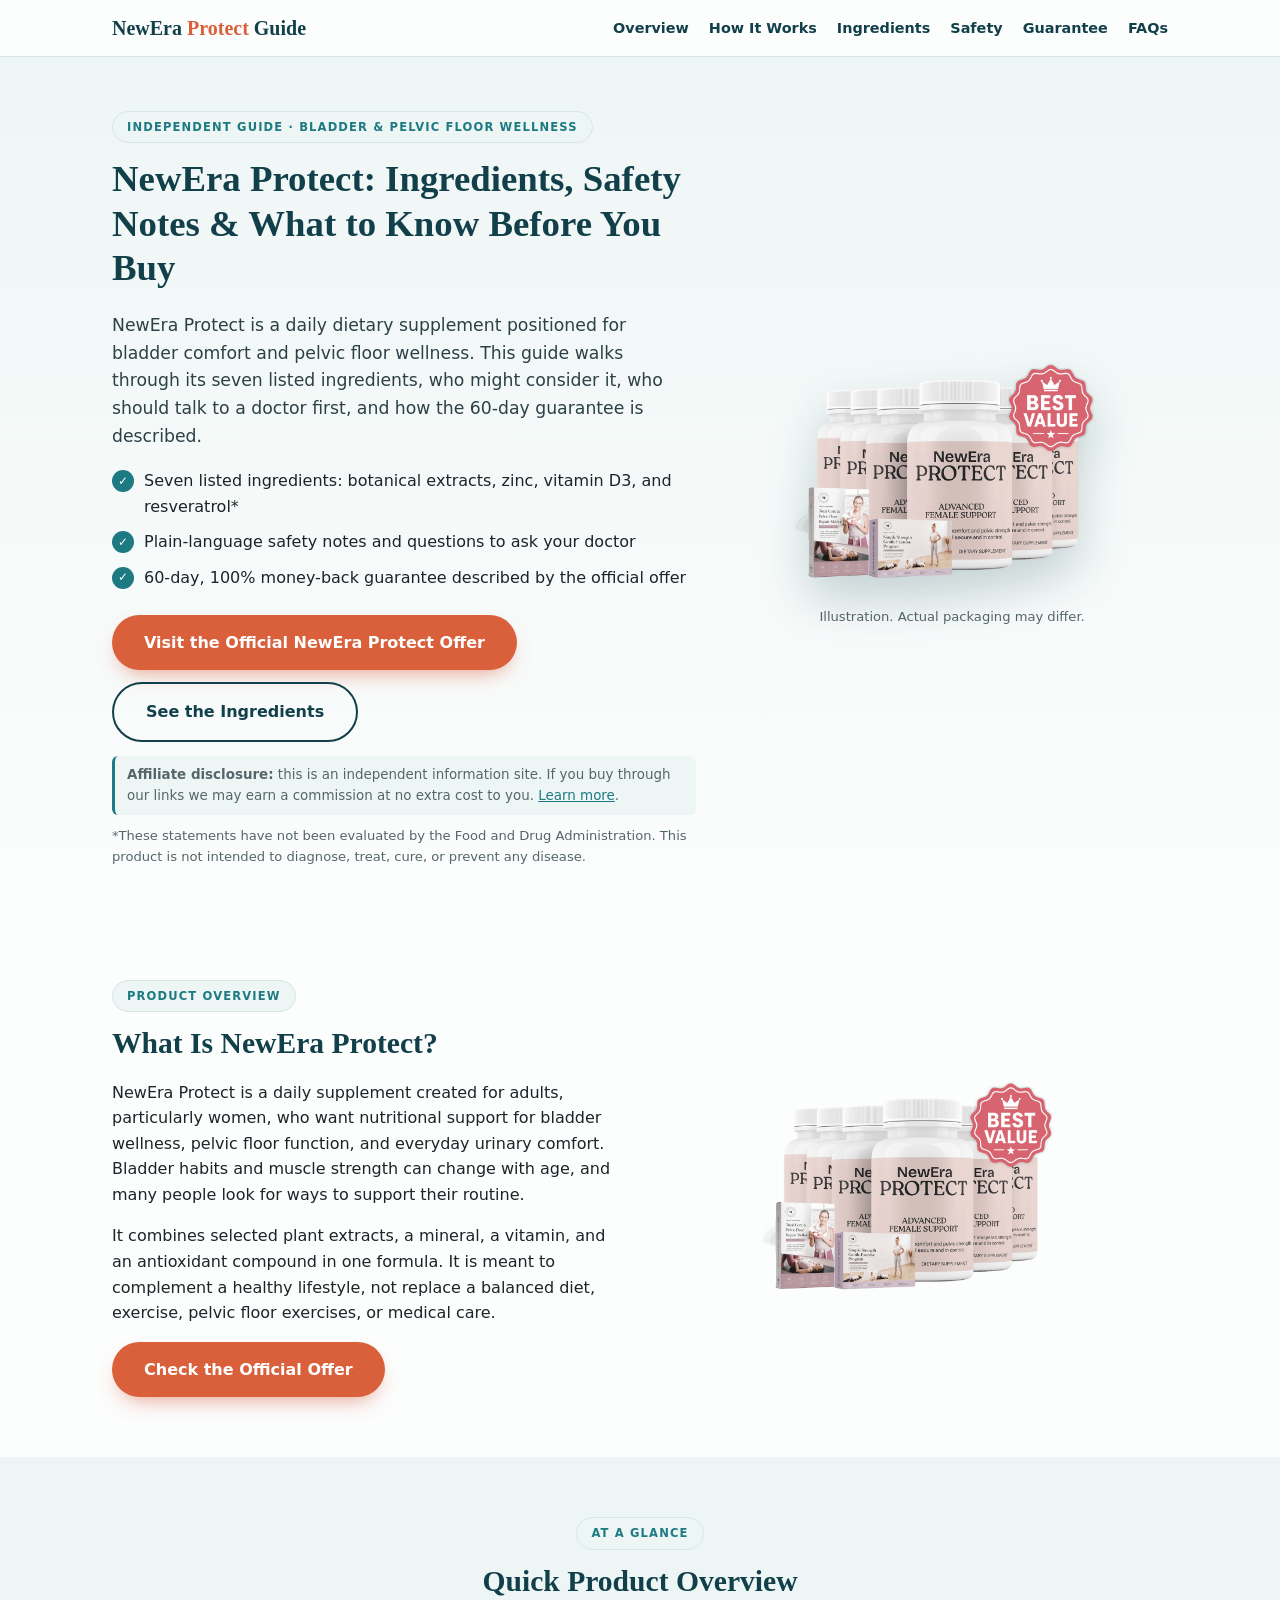
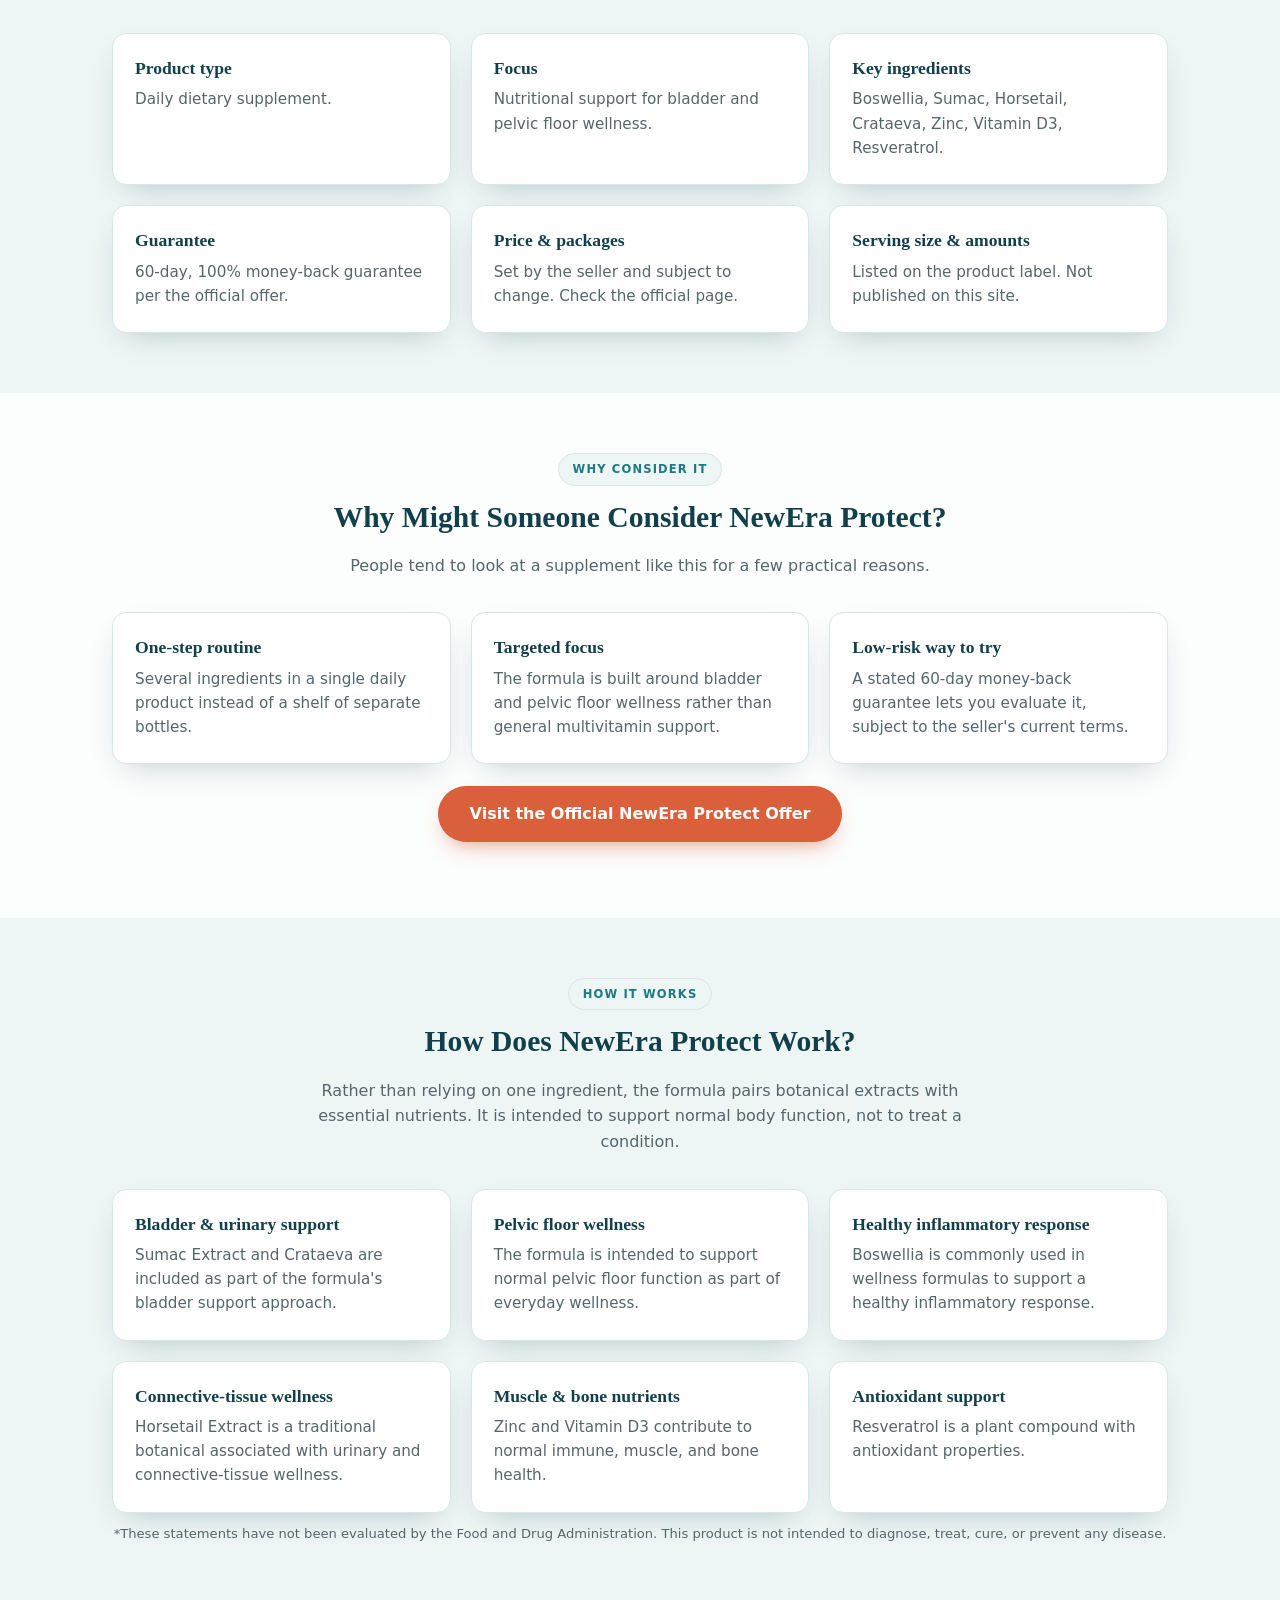
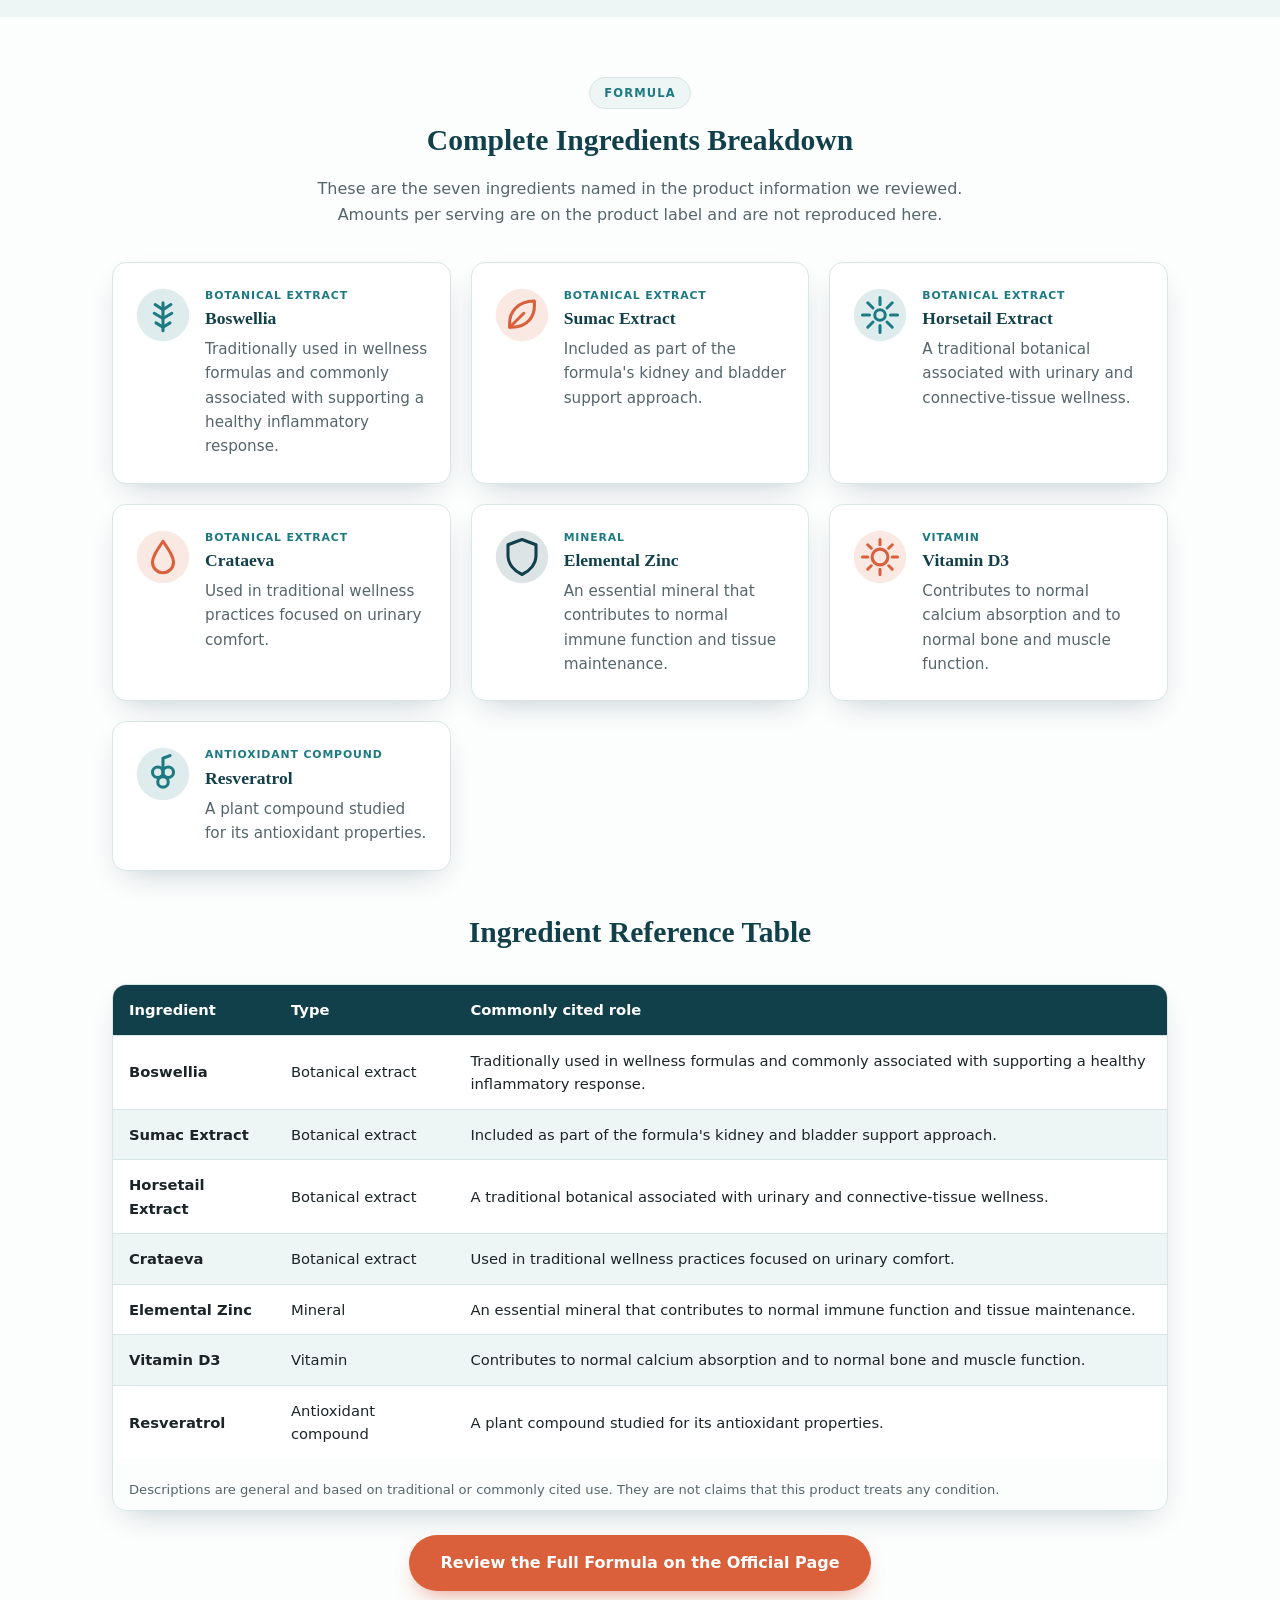
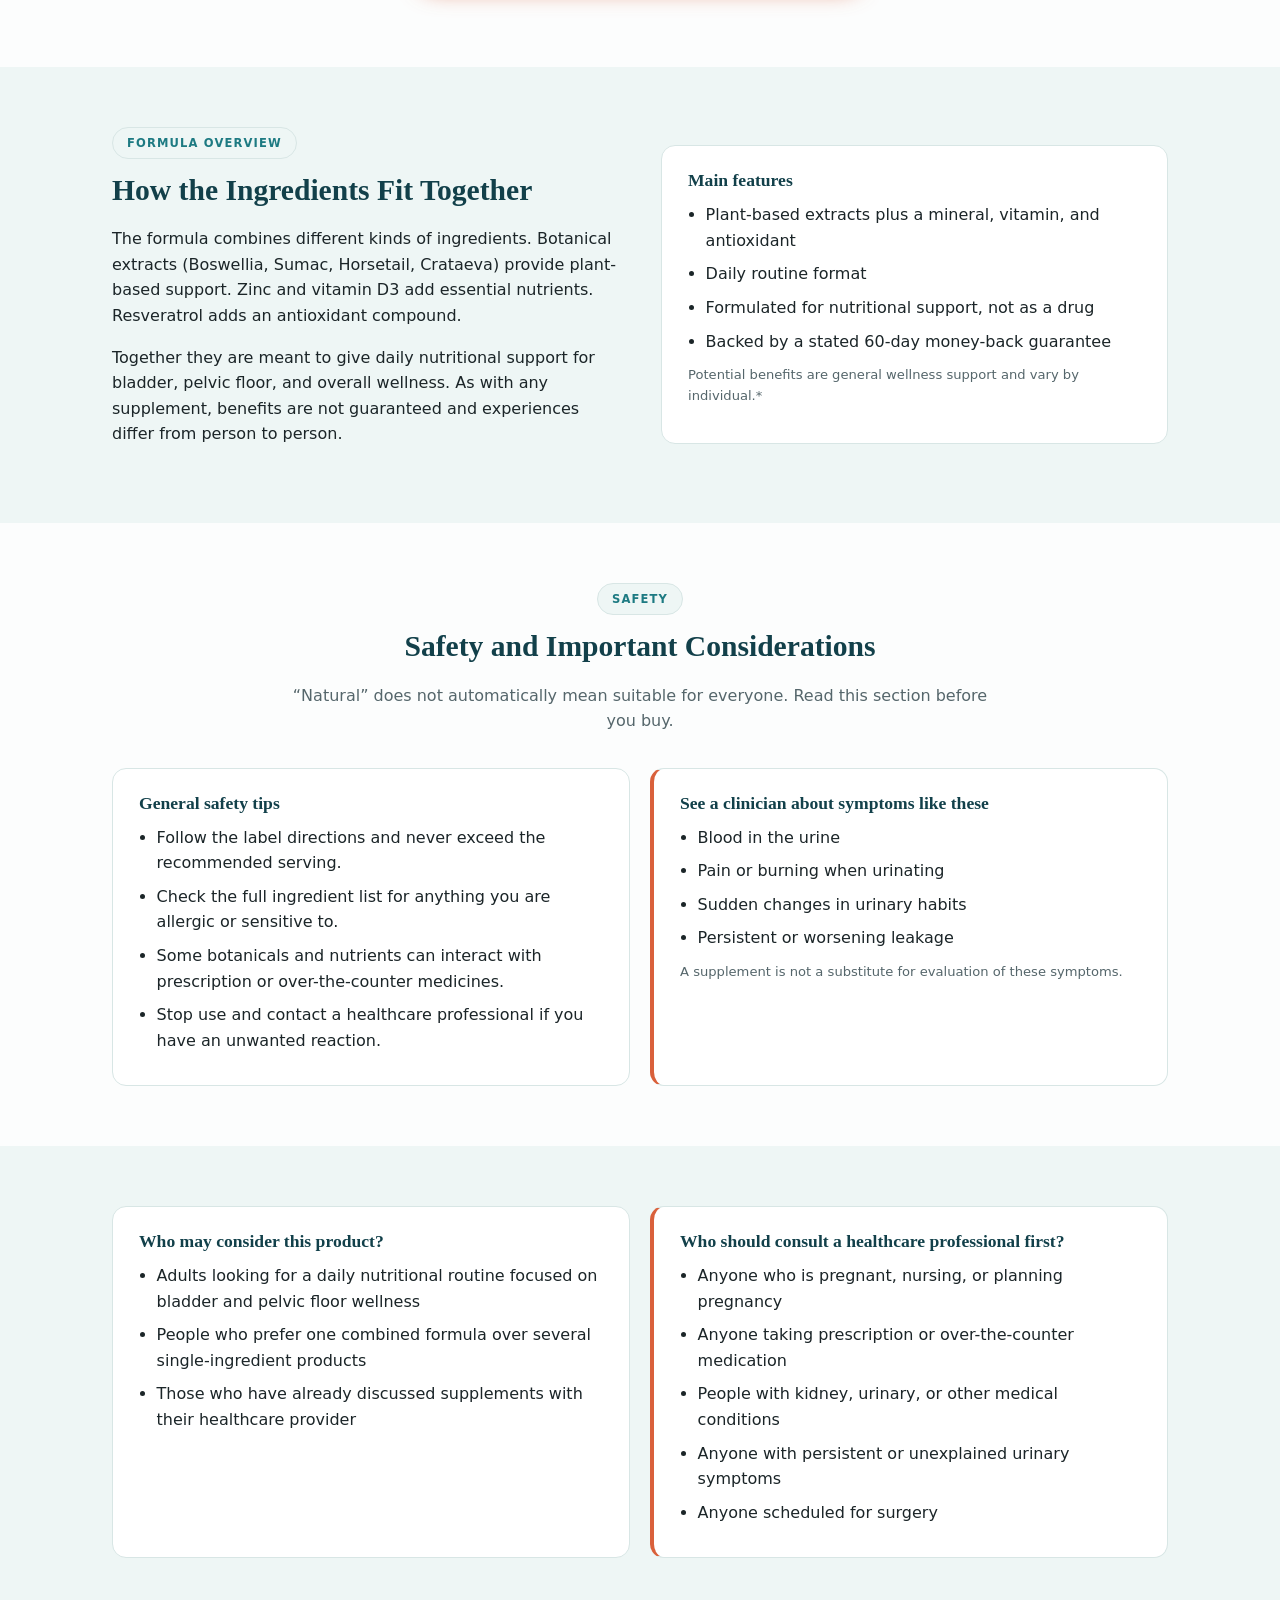
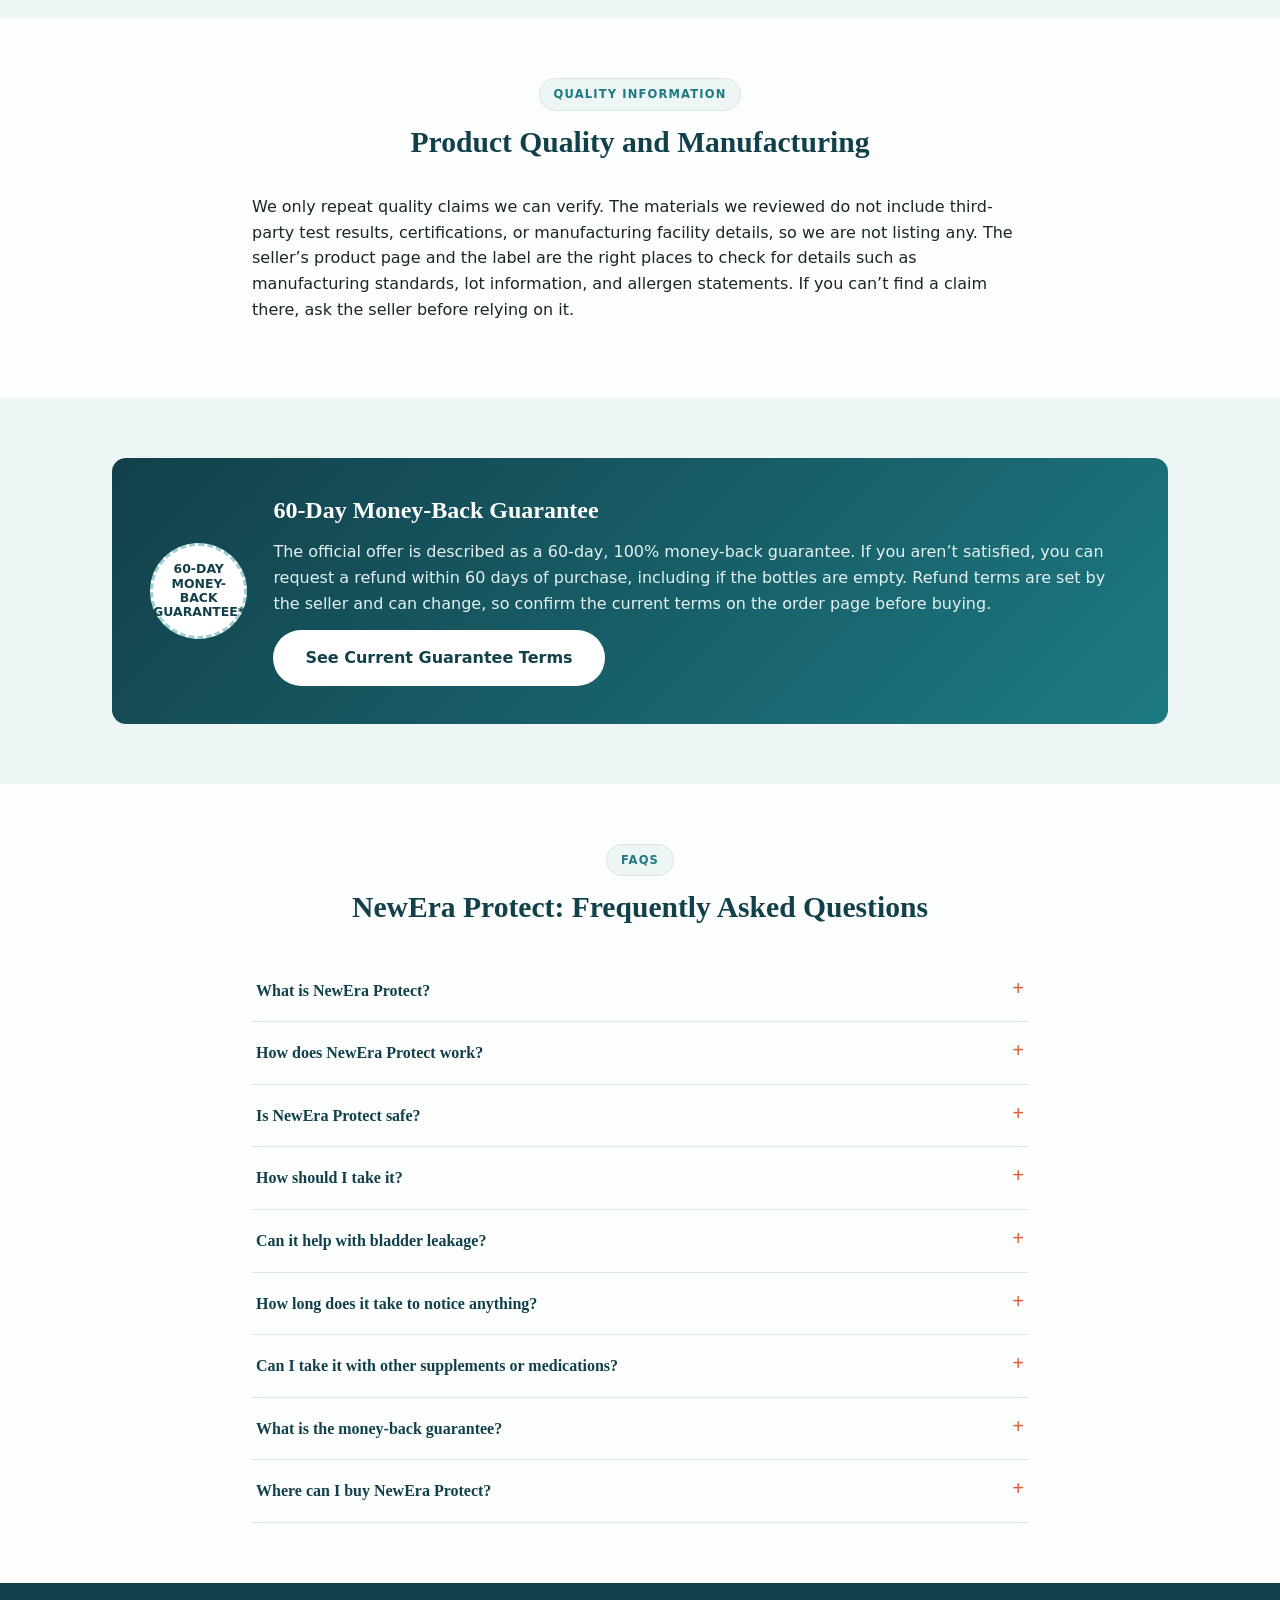
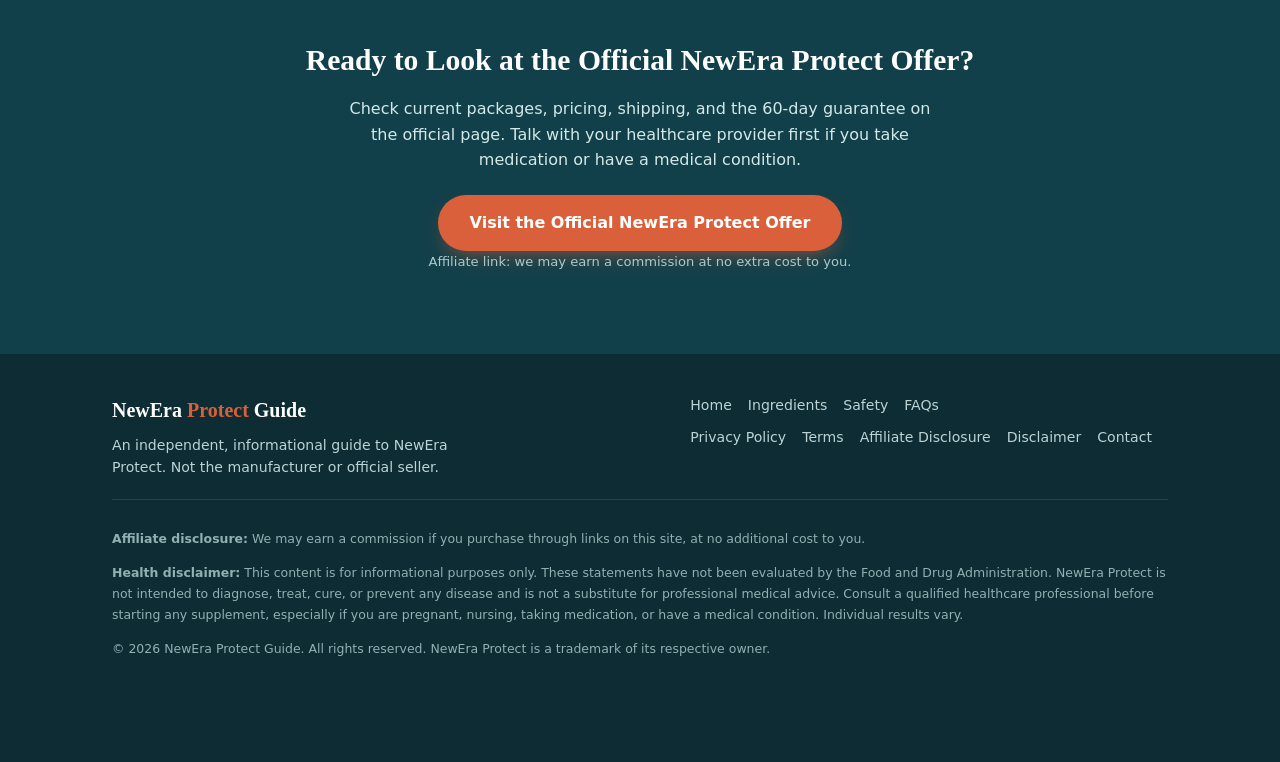
<file: index.html>
<!DOCTYPE html>
<html lang="en"><head><meta charset="utf-8"><meta name="viewport" content="width=device-width,initial-scale=1">
<title>NewEra Protect | Official Website | Natural Bladder Support</title>
<meta name="description" content="Independent guide to NewEra Protect, a daily supplement for bladder and pelvic floor wellness. See the ingredients, safety notes, FAQs, and 60-day guarantee.">
<meta name="robots" content="index, follow, max-image-preview:large">
<link rel="canonical" href="https://neweraprotect-en.vercel.app/">
<meta name="google-site-verification" content="xevP5oTs5545VjbdxXzuybhy4EEe9LzaLAtY1ZyGMVI" />
<link rel="icon" href="/favicon.ico" sizes="any"><link rel="icon" type="image/svg+xml" href="/assets/images/icons/favicon.svg">
<link rel="apple-touch-icon" href="/assets/images/icons/apple-touch-icon.png"><link rel="manifest" href="/manifest.webmanifest">
<meta name="theme-color" content="#12404a">
<meta property="og:type" content="website"><meta property="og:site_name" content="NewEra Protect Guide"><meta property="og:title" content="NewEra Protect | Official Website | Natural Bladder Support"><meta property="og:description" content="Independent guide to NewEra Protect, a daily supplement for bladder and pelvic floor wellness. See the ingredients, safety notes, FAQs, and 60-day guarantee."><meta property="og:url" content="https://neweraprotect-en.vercel.app/"><meta property="og:image" content="https://neweraprotect-en.vercel.app/assets/images/lifestyle/og-image.png"><meta property="og:image:alt" content="NewEra Protect independent guide">
<meta name="twitter:card" content="summary_large_image"><meta name="twitter:title" content="NewEra Protect | Official Website | Natural Bladder Support"><meta name="twitter:description" content="Independent guide to NewEra Protect, a daily supplement for bladder and pelvic floor wellness. See the ingredients, safety notes, FAQs, and 60-day guarantee."><meta name="twitter:image" content="https://neweraprotect-en.vercel.app/assets/images/lifestyle/og-image.png">
<link rel="stylesheet" href="/assets/css/style.css">
<script type="application/ld+json">{"@context":"https://schema.org","@type":"Organization","name":"NewEra Protect Guide","url":"https://neweraprotect-en.vercel.app/","logo":"https://neweraprotect-en.vercel.app/assets/images/icons/icon-512.png"}</script><script type="application/ld+json">{"@context":"https://schema.org","@type":"WebSite","name":"NewEra Protect Guide","url":"https://neweraprotect-en.vercel.app/","inLanguage":"en-US"}</script><script type="application/ld+json">{"@context":"https://schema.org","@type":"WebPage","name":"NewEra Protect: Ingredients, Safety Notes & Guarantee Overview","url":"https://neweraprotect-en.vercel.app/","description":"An independent guide to NewEra Protect, a bladder and pelvic floor wellness supplement.","inLanguage":"en-US","isPartOf":{"@type":"WebSite","url":"https://neweraprotect-en.vercel.app/"},"primaryImageOfPage":{"@type":"ImageObject","url":"https://neweraprotect-en.vercel.app/assets/images/lifestyle/og-image.png"}}</script><script type="application/ld+json">{"@context":"https://schema.org","@type":"BreadcrumbList","itemListElement":[{"@type":"ListItem","position":1,"name":"Home","item":"https://neweraprotect-en.vercel.app/"}]}</script></head><body><a class="skip" href="#main">Skip to content</a>
<header class="site"><div class="nav-wrap"><a class="logo" href="/">NewEra <span>Protect</span> Guide</a>
<button class="menu-toggle" id="menuToggle" aria-label="Toggle menu" aria-expanded="false" aria-controls="mainNav">&#9776;</button>
<nav id="mainNav" aria-label="Main"><ul>
<li><a href="#overview">Overview</a></li><li><a href="#how-it-works">How It Works</a></li><li><a href="#ingredients">Ingredients</a></li><li><a href="#safety">Safety</a></li><li><a href="#guarantee">Guarantee</a></li><li><a href="#faq">FAQs</a></li></ul></nav></div></header>
<main id="main">
<section class="hero"><div class="container hero-grid"><div>
<span class="eyebrow">Independent guide &middot; Bladder &amp; pelvic floor wellness</span>
<h1>NewEra Protect: Ingredients, Safety Notes &amp; What to Know Before You Buy</h1>
<p class="sub">NewEra Protect is a daily dietary supplement positioned for bladder comfort and pelvic floor wellness. This guide walks through its seven listed ingredients, who might consider it, who should talk to a doctor first, and how the 60-day guarantee is described.</p>
<ul class="ticks"><li>Seven listed ingredients: botanical extracts, zinc, vitamin D3, and resveratrol*</li><li>Plain-language safety notes and questions to ask your doctor</li><li>60-day, 100% money-back guarantee described by the official offer</li></ul>
<div class="cta-row"><a class="btn" href="https://mwebkivo.com/10195/21738/7/" target="_blank" rel="sponsored noopener noreferrer">Visit the Official NewEra Protect Offer</a><a class="btn btn-ghost" href="#ingredients">See the Ingredients</a></div>
<p class="aff-note"><strong>Affiliate disclosure:</strong> this is an independent information site. If you buy through our links we may earn a commission at no extra cost to you. <a href="/pages/affiliate-disclosure.html">Learn more</a>.</p><p class="note">*These statements have not been evaluated by the Food and Drug Administration. This product is not intended to diagnose, treat, cure, or prevent any disease.</p></div>
<div><img src="/assets/images/product/newera-protect.webp" alt="Illustration of a NewEra Protect supplement bottle" width="330" height="429" fetchpriority="high"><p class="note" style="text-align:center">Illustration. Actual packaging may differ.</p></div></div></section>

<section id="overview"><div class="container two"><div>
<span class="eyebrow">Product overview</span><h2>What Is NewEra Protect?</h2>
<p>NewEra Protect is a daily supplement created for adults, particularly women, who want nutritional support for bladder wellness, pelvic floor function, and everyday urinary comfort. Bladder habits and muscle strength can change with age, and many people look for ways to support their routine.</p>
<p>It combines selected plant extracts, a mineral, a vitamin, and an antioxidant compound in one formula. It is meant to complement a healthy lifestyle, not replace a balanced diet, exercise, pelvic floor exercises, or medical care.</p>
<a class="btn" href="https://mwebkivo.com/10195/21738/7/" target="_blank" rel="sponsored noopener noreferrer">Check the Official Offer</a></div>
<div><img src="/assets/images/product/newera-protect.webp" alt="Illustration of a daily wellness routine with water, leaves and a supplement bottle" width="320" height="213" loading="lazy"></div></div></section>

<section class="alt"><div class="container"><div class="head"><span class="eyebrow">At a glance</span><h2>Quick Product Overview</h2></div>
<div class="grid3">
<div class="card"><h3>Product type</h3><p>Daily dietary supplement.</p></div>
<div class="card"><h3>Focus</h3><p>Nutritional support for bladder and pelvic floor wellness.</p></div>
<div class="card"><h3>Key ingredients</h3><p>Boswellia, Sumac, Horsetail, Crataeva, Zinc, Vitamin D3, Resveratrol.</p></div>
<div class="card"><h3>Guarantee</h3><p>60-day, 100% money-back guarantee per the official offer.</p></div>
<div class="card"><h3>Price &amp; packages</h3><p>Set by the seller and subject to change. Check the official page.</p></div>
<div class="card"><h3>Serving size &amp; amounts</h3><p>Listed on the product label. Not published on this site.</p></div></div></div></section>

<section><div class="container"><div class="head"><span class="eyebrow">Why consider it</span><h2>Why Might Someone Consider NewEra Protect?</h2>
<p>People tend to look at a supplement like this for a few practical reasons.</p></div>
<div class="grid3">
<div class="card"><h3>One-step routine</h3><p>Several ingredients in a single daily product instead of a shelf of separate bottles.</p></div>
<div class="card"><h3>Targeted focus</h3><p>The formula is built around bladder and pelvic floor wellness rather than general multivitamin support.</p></div>
<div class="card"><h3>Low-risk way to try</h3><p>A stated 60-day money-back guarantee lets you evaluate it, subject to the seller's current terms.</p></div></div>
<p style="text-align:center;margin-top:22px"><a class="btn" href="https://mwebkivo.com/10195/21738/7/" target="_blank" rel="sponsored noopener noreferrer">Visit the Official NewEra Protect Offer</a></p></div></section>

<section id="how-it-works" class="alt"><div class="container"><div class="head"><span class="eyebrow">How it works</span><h2>How Does NewEra Protect Work?</h2>
<p>Rather than relying on one ingredient, the formula pairs botanical extracts with essential nutrients. It is intended to support normal body function, not to treat a condition.</p></div>
<div class="grid3">
<div class="card"><h3>Bladder &amp; urinary support</h3><p>Sumac Extract and Crataeva are included as part of the formula's bladder support approach.</p></div>
<div class="card"><h3>Pelvic floor wellness</h3><p>The formula is intended to support normal pelvic floor function as part of everyday wellness.</p></div>
<div class="card"><h3>Healthy inflammatory response</h3><p>Boswellia is commonly used in wellness formulas to support a healthy inflammatory response.</p></div>
<div class="card"><h3>Connective-tissue wellness</h3><p>Horsetail Extract is a traditional botanical associated with urinary and connective-tissue wellness.</p></div>
<div class="card"><h3>Muscle &amp; bone nutrients</h3><p>Zinc and Vitamin D3 contribute to normal immune, muscle, and bone health.</p></div>
<div class="card"><h3>Antioxidant support</h3><p>Resveratrol is a plant compound with antioxidant properties.</p></div></div><p class="note" style="text-align:center">*These statements have not been evaluated by the Food and Drug Administration. This product is not intended to diagnose, treat, cure, or prevent any disease.</p></div></section>

<section id="ingredients"><div class="container"><div class="head"><span class="eyebrow">Formula</span><h2>Complete Ingredients Breakdown</h2>
<p>These are the seven ingredients named in the product information we reviewed. Amounts per serving are on the product label and are not reproduced here.</p></div>
<div class="grid3"><div class="card ing"><img src="/assets/images/ingredients/boswellia.svg" alt="Boswellia icon" width="56" height="56" loading="lazy"><div><small>Botanical extract</small><h3>Boswellia</h3><p>Traditionally used in wellness formulas and commonly associated with supporting a healthy inflammatory response.</p></div></div><div class="card ing"><img src="/assets/images/ingredients/sumac.svg" alt="Sumac Extract icon" width="56" height="56" loading="lazy"><div><small>Botanical extract</small><h3>Sumac Extract</h3><p>Included as part of the formula's kidney and bladder support approach.</p></div></div><div class="card ing"><img src="/assets/images/ingredients/horsetail.svg" alt="Horsetail Extract icon" width="56" height="56" loading="lazy"><div><small>Botanical extract</small><h3>Horsetail Extract</h3><p>A traditional botanical associated with urinary and connective-tissue wellness.</p></div></div><div class="card ing"><img src="/assets/images/ingredients/crataeva.svg" alt="Crataeva icon" width="56" height="56" loading="lazy"><div><small>Botanical extract</small><h3>Crataeva</h3><p>Used in traditional wellness practices focused on urinary comfort.</p></div></div><div class="card ing"><img src="/assets/images/ingredients/zinc.svg" alt="Elemental Zinc icon" width="56" height="56" loading="lazy"><div><small>Mineral</small><h3>Elemental Zinc</h3><p>An essential mineral that contributes to normal immune function and tissue maintenance.</p></div></div><div class="card ing"><img src="/assets/images/ingredients/vitamin-d3.svg" alt="Vitamin D3 icon" width="56" height="56" loading="lazy"><div><small>Vitamin</small><h3>Vitamin D3</h3><p>Contributes to normal calcium absorption and to normal bone and muscle function.</p></div></div><div class="card ing"><img src="/assets/images/ingredients/resveratrol.svg" alt="Resveratrol icon" width="56" height="56" loading="lazy"><div><small>Antioxidant compound</small><h3>Resveratrol</h3><p>A plant compound studied for its antioxidant properties.</p></div></div></div>
<div class="head" style="margin-top:44px"><h2>Ingredient Reference Table</h2></div>
<div class="table-wrap"><table><caption class="note" style="text-align:left;padding:10px 16px;caption-side:bottom">Descriptions are general and based on traditional or commonly cited use. They are not claims that this product treats any condition.</caption><thead><tr><th scope="col">Ingredient</th><th scope="col">Type</th><th scope="col">Commonly cited role</th></tr></thead><tbody><tr><td><strong>Boswellia</strong></td><td>Botanical extract</td><td>Traditionally used in wellness formulas and commonly associated with supporting a healthy inflammatory response.</td></tr><tr><td><strong>Sumac Extract</strong></td><td>Botanical extract</td><td>Included as part of the formula's kidney and bladder support approach.</td></tr><tr><td><strong>Horsetail Extract</strong></td><td>Botanical extract</td><td>A traditional botanical associated with urinary and connective-tissue wellness.</td></tr><tr><td><strong>Crataeva</strong></td><td>Botanical extract</td><td>Used in traditional wellness practices focused on urinary comfort.</td></tr><tr><td><strong>Elemental Zinc</strong></td><td>Mineral</td><td>An essential mineral that contributes to normal immune function and tissue maintenance.</td></tr><tr><td><strong>Vitamin D3</strong></td><td>Vitamin</td><td>Contributes to normal calcium absorption and to normal bone and muscle function.</td></tr><tr><td><strong>Resveratrol</strong></td><td>Antioxidant compound</td><td>A plant compound studied for its antioxidant properties.</td></tr></tbody></table></div>
<p style="text-align:center;margin-top:24px"><a class="btn" href="https://mwebkivo.com/10195/21738/7/" target="_blank" rel="sponsored noopener noreferrer">Review the Full Formula on the Official Page</a></p></div></section>

<section class="alt"><div class="container two"><div><span class="eyebrow">Formula overview</span><h2>How the Ingredients Fit Together</h2>
<p>The formula combines different kinds of ingredients. Botanical extracts (Boswellia, Sumac, Horsetail, Crataeva) provide plant-based support. Zinc and vitamin D3 add essential nutrients. Resveratrol adds an antioxidant compound.</p>
<p>Together they are meant to give daily nutritional support for bladder, pelvic floor, and overall wellness. As with any supplement, benefits are not guaranteed and experiences differ from person to person.</p></div>
<div class="list-box"><h3>Main features</h3><ul><li>Plant-based extracts plus a mineral, vitamin, and antioxidant</li><li>Daily routine format</li><li>Formulated for nutritional support, not as a drug</li><li>Backed by a stated 60-day money-back guarantee</li></ul>
<p class="note">Potential benefits are general wellness support and vary by individual.*</p></div></div></section>

<section id="safety"><div class="container"><div class="head"><span class="eyebrow">Safety</span><h2>Safety and Important Considerations</h2>
<p>&ldquo;Natural&rdquo; does not automatically mean suitable for everyone. Read this section before you buy.</p></div>
<div class="grid2"><div class="list-box"><h3>General safety tips</h3><ul>
<li>Follow the label directions and never exceed the recommended serving.</li>
<li>Check the full ingredient list for anything you are allergic or sensitive to.</li>
<li>Some botanicals and nutrients can interact with prescription or over-the-counter medicines.</li>
<li>Stop use and contact a healthcare professional if you have an unwanted reaction.</li></ul></div>
<div class="list-box warn"><h3>See a clinician about symptoms like these</h3><ul>
<li>Blood in the urine</li><li>Pain or burning when urinating</li><li>Sudden changes in urinary habits</li><li>Persistent or worsening leakage</li></ul>
<p class="note">A supplement is not a substitute for evaluation of these symptoms.</p></div></div></div></section>

<section class="alt"><div class="container"><div class="grid2">
<div class="list-box"><h3>Who may consider this product?</h3><ul><li>Adults looking for a daily nutritional routine focused on bladder and pelvic floor wellness</li><li>People who prefer one combined formula over several single-ingredient products</li><li>Those who have already discussed supplements with their healthcare provider</li></ul></div>
<div class="list-box warn"><h3>Who should consult a healthcare professional first?</h3><ul><li>Anyone who is pregnant, nursing, or planning pregnancy</li><li>Anyone taking prescription or over-the-counter medication</li><li>People with kidney, urinary, or other medical conditions</li><li>Anyone with persistent or unexplained urinary symptoms</li><li>Anyone scheduled for surgery</li></ul></div></div></div></section>

<section><div class="container narrow"><div class="head"><span class="eyebrow">Quality information</span><h2>Product Quality and Manufacturing</h2></div>
<p>We only repeat quality claims we can verify. The materials we reviewed do not include third-party test results, certifications, or manufacturing facility details, so we are not listing any. The seller&rsquo;s product page and the label are the right places to check for details such as manufacturing standards, lot information, and allergen statements. If you can&rsquo;t find a claim there, ask the seller before relying on it.</p></div></section>

<section id="guarantee" class="alt"><div class="container"><div class="guarantee"><div class="seal">60-DAY<br>MONEY-BACK<br>GUARANTEE*</div>
<div><h2>60-Day Money-Back Guarantee</h2><p>The official offer is described as a 60-day, 100% money-back guarantee. If you aren&rsquo;t satisfied, you can request a refund within 60 days of purchase, including if the bottles are empty. Refund terms are set by the seller and can change, so confirm the current terms on the order page before buying.</p><a class="btn" href="https://mwebkivo.com/10195/21738/7/" target="_blank" rel="sponsored noopener noreferrer">See Current Guarantee Terms</a></div></div></div></section>

<section id="faq"><div class="container narrow"><div class="head"><span class="eyebrow">FAQs</span><h2>NewEra Protect: Frequently Asked Questions</h2></div><details><summary>What is NewEra Protect?</summary><p>NewEra Protect is a daily dietary supplement marketed for bladder and pelvic floor wellness. Its listed ingredients are Boswellia, Sumac Extract, Horsetail Extract, Crataeva, Zinc, Vitamin D3, and Resveratrol.</p></details><details><summary>How does NewEra Protect work?</summary><p>It is formulated to provide nutritional support, not to act as a medicine. It combines botanical extracts with a mineral, a vitamin, and an antioxidant compound, intended to support normal bladder and pelvic floor function as part of a healthy lifestyle.</p></details><details><summary>Is NewEra Protect safe?</summary><p>Natural ingredients are not automatically right for everyone. Responses vary, and some ingredients can interact with medicines or may not suit certain conditions. If you take medication, have a health condition, or are pregnant or breastfeeding, talk with your doctor or pharmacist first.</p></details><details><summary>How should I take it?</summary><p>Follow the directions printed on the product label and do not exceed the recommended serving. If anything is unclear, ask a healthcare professional or pharmacist.</p></details><details><summary>Can it help with bladder leakage?</summary><p>NewEra Protect is positioned as nutritional support, not as a treatment for leakage or any other condition. Leakage has many possible causes, so persistent or worsening symptoms should be evaluated by a healthcare professional.</p></details><details><summary>How long does it take to notice anything?</summary><p>There is no timeframe that applies to everyone. Experiences with supplements vary with diet, lifestyle, health, and consistency. If symptoms continue or worsen, seek medical advice rather than waiting.</p></details><details><summary>Can I take it with other supplements or medications?</summary><p>It depends on what else you take. Some botanicals and nutrients can interact with medications. Review the full ingredient list with your doctor or pharmacist before combining products.</p></details><details><summary>What is the money-back guarantee?</summary><p>The official offer is described as a 60-day, 100% money-back guarantee, including empty bottles. Terms can change, so read the current refund terms on the official order page before you buy.</p></details><details><summary>Where can I buy NewEra Protect?</summary><p>Use the buttons on this page to reach the official offer. Check current package options, pricing, shipping, and refund terms there. Prices are set by the seller and are not listed on this site.</p></details></div></section>

<section class="final"><div class="container"><h2>Ready to Look at the Official NewEra Protect Offer?</h2>
<p>Check current packages, pricing, shipping, and the 60-day guarantee on the official page. Talk with your healthcare provider first if you take medication or have a medical condition.</p><a class="btn" href="https://mwebkivo.com/10195/21738/7/" target="_blank" rel="sponsored noopener noreferrer">Visit the Official NewEra Protect Offer</a>
<p class="note" style="color:#a9c9cb">Affiliate link: we may earn a commission at no extra cost to you.</p></div></section>
</main><footer class="site"><div class="container"><div class="fgrid">
<div><div class="logo" style="color:#fff;margin-bottom:8px">NewEra <span>Protect</span> Guide</div><p style="max-width:340px;margin:0">An independent, informational guide to NewEra Protect. Not the manufacturer or official seller.</p></div>
<div><p style="margin:0 0 10px"><a href="/">Home</a><a href="/#ingredients">Ingredients</a><a href="/#safety">Safety</a><a href="/#faq">FAQs</a></p>
<p style="margin:0"><a href="/pages/privacy-policy.html">Privacy Policy</a><a href="/pages/terms.html">Terms</a><a href="/pages/affiliate-disclosure.html">Affiliate Disclosure</a><a href="/pages/disclaimer.html">Disclaimer</a><a href="/pages/contact.html">Contact</a></p></div></div>
<div class="fine"><p><strong>Affiliate disclosure:</strong> We may earn a commission if you purchase through links on this site, at no additional cost to you.</p>
<p><strong>Health disclaimer:</strong> This content is for informational purposes only. These statements have not been evaluated by the Food and Drug Administration. NewEra Protect is not intended to diagnose, treat, cure, or prevent any disease and is not a substitute for professional medical advice. Consult a qualified healthcare professional before starting any supplement, especially if you are pregnant, nursing, taking medication, or have a medical condition. Individual results vary.</p>
<p>&copy; 2026 NewEra Protect Guide. All rights reserved. NewEra Protect is a trademark of its respective owner.</p></div></div></footer><div class="sticky" id="stickyCta"><a class="btn" href="https://mwebkivo.com/10195/21738/7/" target="_blank" rel="sponsored noopener noreferrer">Visit the Official Offer</a></div>
<script src="/assets/js/main.js" defer></script></body></html>
</file>
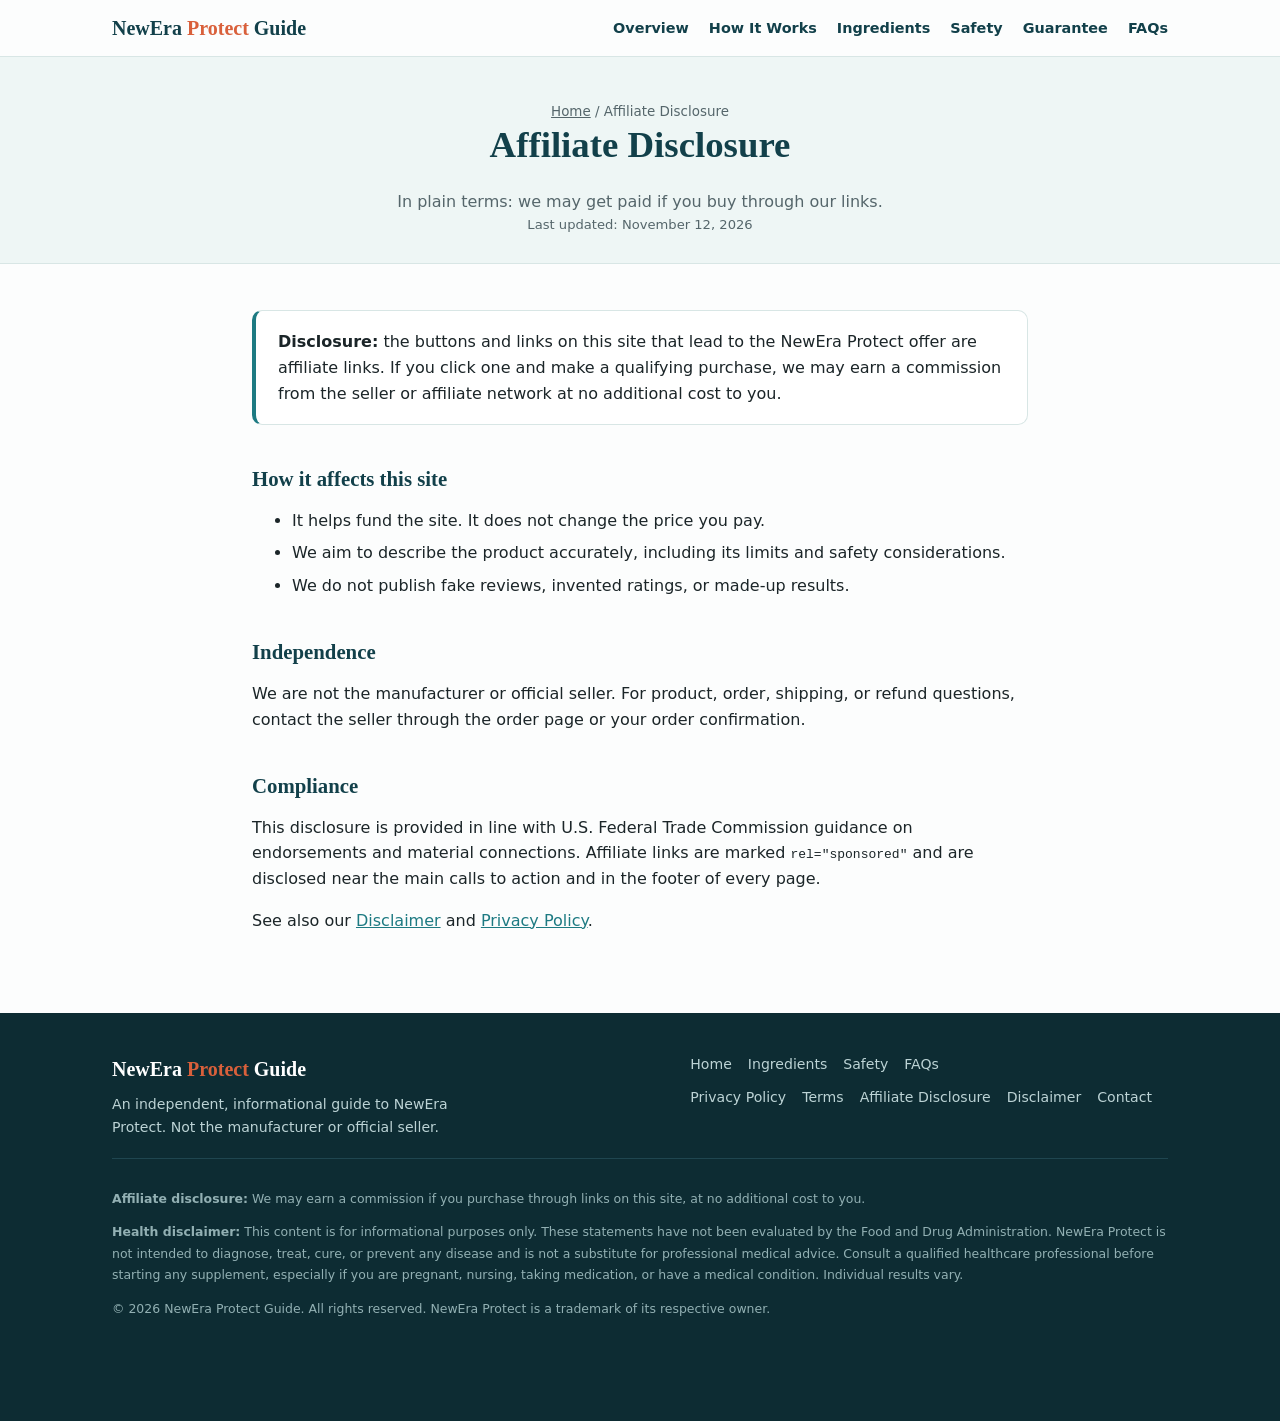
<file: pages/affiliate-disclosure.html>
<!DOCTYPE html>
<html lang="en"><head><meta charset="utf-8"><meta name="viewport" content="width=device-width,initial-scale=1">
<title>Affiliate Disclosure | NewEra Protect Guide</title>
<meta name="description" content="We may earn a commission if you buy through links on this NewEra Protect information site.">
<meta name="robots" content="index, follow, max-image-preview:large">
<link rel="canonical" href="https://neweraprotect-en.vercel.app/pages/affiliate-disclosure.html">

<link rel="icon" href="/favicon.ico" sizes="any"><link rel="icon" type="image/svg+xml" href="/assets/images/icons/favicon.svg">
<link rel="apple-touch-icon" href="/assets/images/icons/apple-touch-icon.png"><link rel="manifest" href="/manifest.webmanifest">
<meta name="theme-color" content="#12404a">
<meta property="og:type" content="website"><meta property="og:site_name" content="NewEra Protect Guide"><meta property="og:title" content="Affiliate Disclosure | NewEra Protect Guide"><meta property="og:description" content="We may earn a commission if you buy through links on this NewEra Protect information site."><meta property="og:url" content="https://neweraprotect-en.vercel.app/pages/affiliate-disclosure.html"><meta property="og:image" content="https://neweraprotect-en.vercel.app/assets/images/lifestyle/og-image.png"><meta property="og:image:alt" content="NewEra Protect independent guide">
<meta name="twitter:card" content="summary_large_image"><meta name="twitter:title" content="Affiliate Disclosure | NewEra Protect Guide"><meta name="twitter:description" content="We may earn a commission if you buy through links on this NewEra Protect information site."><meta name="twitter:image" content="https://neweraprotect-en.vercel.app/assets/images/lifestyle/og-image.png">
<link rel="stylesheet" href="/assets/css/style.css">
<script type="application/ld+json">{"@context":"https://schema.org","@type":"WebPage","name":"Affiliate Disclosure","url":"https://neweraprotect-en.vercel.app/pages/affiliate-disclosure.html","isPartOf":{"@type":"WebSite","url":"https://neweraprotect-en.vercel.app/"}}</script><script type="application/ld+json">{"@context":"https://schema.org","@type":"BreadcrumbList","itemListElement":[{"@type":"ListItem","position":1,"name":"Home","item":"https://neweraprotect-en.vercel.app/"},{"@type":"ListItem","position":2,"name":"Affiliate Disclosure","item":"https://neweraprotect-en.vercel.app/pages/affiliate-disclosure.html"}]}</script></head><body><a class="skip" href="#main">Skip to content</a>
<header class="site"><div class="nav-wrap"><a class="logo" href="/">NewEra <span>Protect</span> Guide</a>
<button class="menu-toggle" id="menuToggle" aria-label="Toggle menu" aria-expanded="false" aria-controls="mainNav">&#9776;</button>
<nav id="mainNav" aria-label="Main"><ul>
<li><a href="/#overview">Overview</a></li><li><a href="/#how-it-works">How It Works</a></li><li><a href="/#ingredients">Ingredients</a></li><li><a href="/#safety">Safety</a></li><li><a href="/#guarantee">Guarantee</a></li><li><a href="/#faq">FAQs</a></li></ul></nav></div></header><main id="main"><div class="page-head"><div class="container narrow"><p class="crumbs"><a href="/">Home</a> / Affiliate Disclosure</p><h1>Affiliate Disclosure</h1><p>In plain terms: we may get paid if you buy through our links.</p><p class="note">Last updated: November 12, 2026</p></div></div><article class="legal"><div class="container narrow">
<div style="background:#fff;border:1px solid var(--line);border-left:4px solid var(--teal);border-radius:10px;padding:18px 22px"><p style="margin:0"><strong>Disclosure:</strong> the buttons and links on this site that lead to the NewEra Protect offer are affiliate links. If you click one and make a qualifying purchase, we may earn a commission from the seller or affiliate network at no additional cost to you.</p></div>
<h2>How it affects this site</h2><ul><li>It helps fund the site. It does not change the price you pay.</li><li>We aim to describe the product accurately, including its limits and safety considerations.</li><li>We do not publish fake reviews, invented ratings, or made-up results.</li></ul>
<h2>Independence</h2><p>We are not the manufacturer or official seller. For product, order, shipping, or refund questions, contact the seller through the order page or your order confirmation.</p>
<h2>Compliance</h2><p>This disclosure is provided in line with U.S. Federal Trade Commission guidance on endorsements and material connections. Affiliate links are marked <code>rel="sponsored"</code> and are disclosed near the main calls to action and in the footer of every page.</p>
<p>See also our <a href="/pages/disclaimer.html">Disclaimer</a> and <a href="/pages/privacy-policy.html">Privacy Policy</a>.</p></div></article></main><footer class="site"><div class="container"><div class="fgrid">
<div><div class="logo" style="color:#fff;margin-bottom:8px">NewEra <span>Protect</span> Guide</div><p style="max-width:340px;margin:0">An independent, informational guide to NewEra Protect. Not the manufacturer or official seller.</p></div>
<div><p style="margin:0 0 10px"><a href="/">Home</a><a href="/#ingredients">Ingredients</a><a href="/#safety">Safety</a><a href="/#faq">FAQs</a></p>
<p style="margin:0"><a href="/pages/privacy-policy.html">Privacy Policy</a><a href="/pages/terms.html">Terms</a><a href="/pages/affiliate-disclosure.html">Affiliate Disclosure</a><a href="/pages/disclaimer.html">Disclaimer</a><a href="/pages/contact.html">Contact</a></p></div></div>
<div class="fine"><p><strong>Affiliate disclosure:</strong> We may earn a commission if you purchase through links on this site, at no additional cost to you.</p>
<p><strong>Health disclaimer:</strong> This content is for informational purposes only. These statements have not been evaluated by the Food and Drug Administration. NewEra Protect is not intended to diagnose, treat, cure, or prevent any disease and is not a substitute for professional medical advice. Consult a qualified healthcare professional before starting any supplement, especially if you are pregnant, nursing, taking medication, or have a medical condition. Individual results vary.</p>
<p>&copy; 2026 NewEra Protect Guide. All rights reserved. NewEra Protect is a trademark of its respective owner.</p></div></div></footer>
<script src="/assets/js/main.js" defer></script></body></html>
</file>
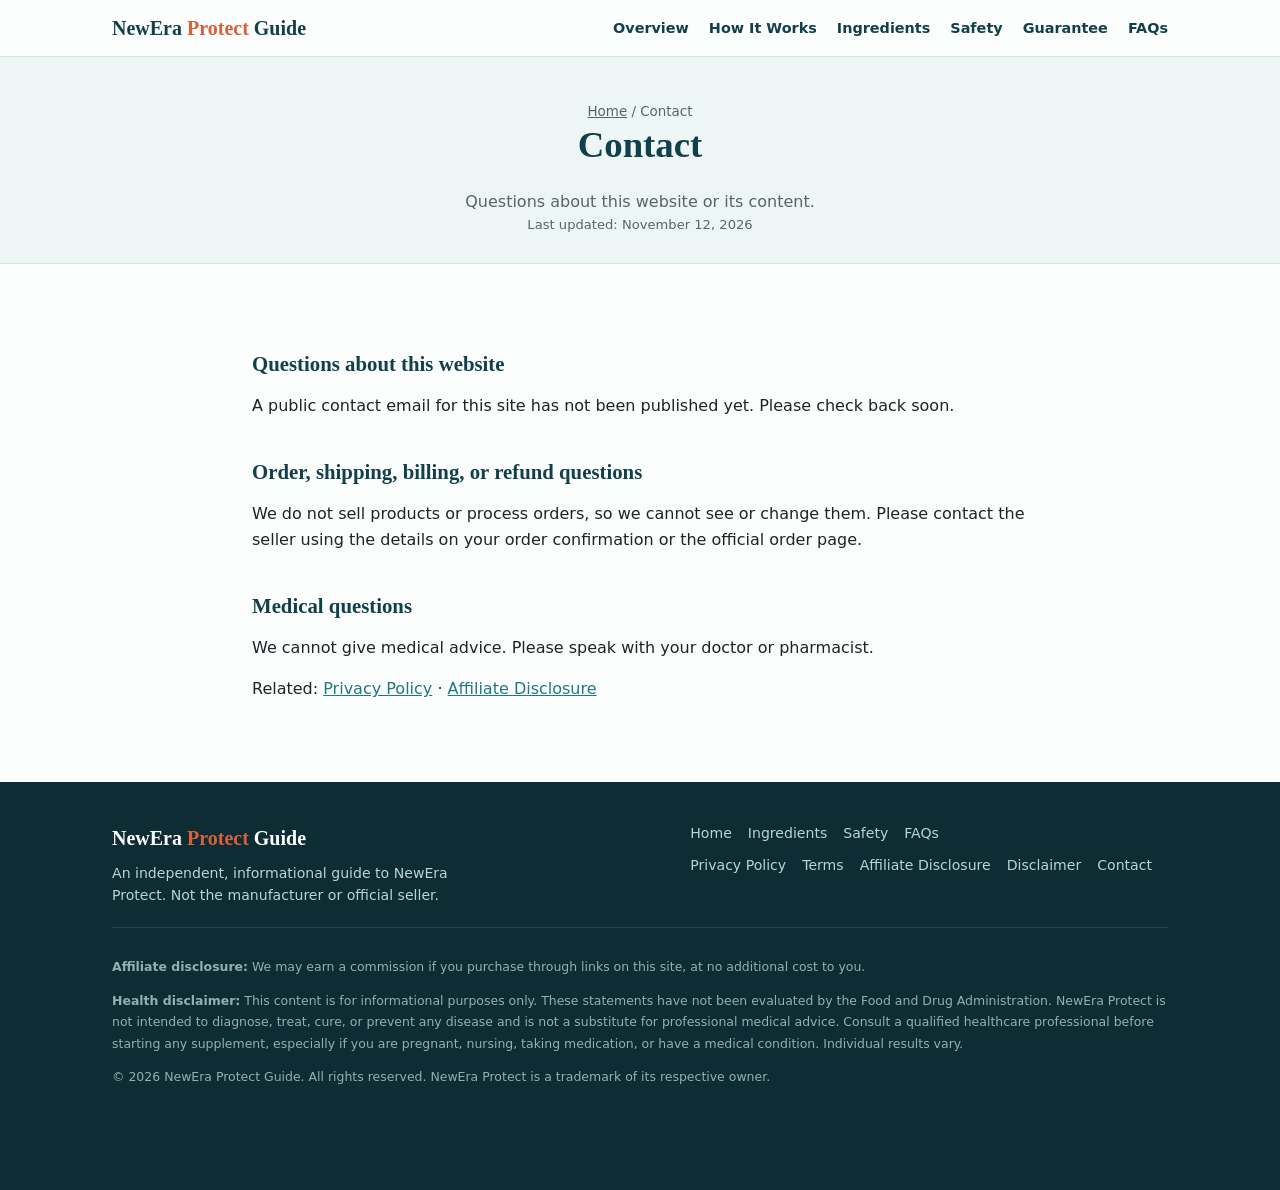
<file: pages/contact.html>
<!DOCTYPE html>
<html lang="en"><head><meta charset="utf-8"><meta name="viewport" content="width=device-width,initial-scale=1">
<title>Contact | NewEra Protect Guide</title>
<meta name="description" content="How to reach this NewEra Protect information site, and where to send order and refund questions.">
<meta name="robots" content="index, follow, max-image-preview:large">
<link rel="canonical" href="https://neweraprotect-en.vercel.app/pages/contact.html">

<link rel="icon" href="/favicon.ico" sizes="any"><link rel="icon" type="image/svg+xml" href="/assets/images/icons/favicon.svg">
<link rel="apple-touch-icon" href="/assets/images/icons/apple-touch-icon.png"><link rel="manifest" href="/manifest.webmanifest">
<meta name="theme-color" content="#12404a">
<meta property="og:type" content="website"><meta property="og:site_name" content="NewEra Protect Guide"><meta property="og:title" content="Contact | NewEra Protect Guide"><meta property="og:description" content="How to reach this NewEra Protect information site, and where to send order and refund questions."><meta property="og:url" content="https://neweraprotect-en.vercel.app/pages/contact.html"><meta property="og:image" content="https://neweraprotect-en.vercel.app/assets/images/lifestyle/og-image.png"><meta property="og:image:alt" content="NewEra Protect independent guide">
<meta name="twitter:card" content="summary_large_image"><meta name="twitter:title" content="Contact | NewEra Protect Guide"><meta name="twitter:description" content="How to reach this NewEra Protect information site, and where to send order and refund questions."><meta name="twitter:image" content="https://neweraprotect-en.vercel.app/assets/images/lifestyle/og-image.png">
<link rel="stylesheet" href="/assets/css/style.css">
<script type="application/ld+json">{"@context":"https://schema.org","@type":"WebPage","name":"Contact","url":"https://neweraprotect-en.vercel.app/pages/contact.html","isPartOf":{"@type":"WebSite","url":"https://neweraprotect-en.vercel.app/"}}</script><script type="application/ld+json">{"@context":"https://schema.org","@type":"BreadcrumbList","itemListElement":[{"@type":"ListItem","position":1,"name":"Home","item":"https://neweraprotect-en.vercel.app/"},{"@type":"ListItem","position":2,"name":"Contact","item":"https://neweraprotect-en.vercel.app/pages/contact.html"}]}</script></head><body><a class="skip" href="#main">Skip to content</a>
<header class="site"><div class="nav-wrap"><a class="logo" href="/">NewEra <span>Protect</span> Guide</a>
<button class="menu-toggle" id="menuToggle" aria-label="Toggle menu" aria-expanded="false" aria-controls="mainNav">&#9776;</button>
<nav id="mainNav" aria-label="Main"><ul>
<li><a href="/#overview">Overview</a></li><li><a href="/#how-it-works">How It Works</a></li><li><a href="/#ingredients">Ingredients</a></li><li><a href="/#safety">Safety</a></li><li><a href="/#guarantee">Guarantee</a></li><li><a href="/#faq">FAQs</a></li></ul></nav></div></header><main id="main"><div class="page-head"><div class="container narrow"><p class="crumbs"><a href="/">Home</a> / Contact</p><h1>Contact</h1><p>Questions about this website or its content.</p><p class="note">Last updated: November 12, 2026</p></div></div><article class="legal"><div class="container narrow">
<h2>Questions about this website</h2><p>A public contact email for this site has not been published yet. Please check back soon.</p>
<h2>Order, shipping, billing, or refund questions</h2><p>We do not sell products or process orders, so we cannot see or change them. Please contact the seller using the details on your order confirmation or the official order page.</p>
<h2>Medical questions</h2><p>We cannot give medical advice. Please speak with your doctor or pharmacist.</p>
<p>Related: <a href="/pages/privacy-policy.html">Privacy Policy</a> &middot; <a href="/pages/affiliate-disclosure.html">Affiliate Disclosure</a></p></div></article></main><footer class="site"><div class="container"><div class="fgrid">
<div><div class="logo" style="color:#fff;margin-bottom:8px">NewEra <span>Protect</span> Guide</div><p style="max-width:340px;margin:0">An independent, informational guide to NewEra Protect. Not the manufacturer or official seller.</p></div>
<div><p style="margin:0 0 10px"><a href="/">Home</a><a href="/#ingredients">Ingredients</a><a href="/#safety">Safety</a><a href="/#faq">FAQs</a></p>
<p style="margin:0"><a href="/pages/privacy-policy.html">Privacy Policy</a><a href="/pages/terms.html">Terms</a><a href="/pages/affiliate-disclosure.html">Affiliate Disclosure</a><a href="/pages/disclaimer.html">Disclaimer</a><a href="/pages/contact.html">Contact</a></p></div></div>
<div class="fine"><p><strong>Affiliate disclosure:</strong> We may earn a commission if you purchase through links on this site, at no additional cost to you.</p>
<p><strong>Health disclaimer:</strong> This content is for informational purposes only. These statements have not been evaluated by the Food and Drug Administration. NewEra Protect is not intended to diagnose, treat, cure, or prevent any disease and is not a substitute for professional medical advice. Consult a qualified healthcare professional before starting any supplement, especially if you are pregnant, nursing, taking medication, or have a medical condition. Individual results vary.</p>
<p>&copy; 2026 NewEra Protect Guide. All rights reserved. NewEra Protect is a trademark of its respective owner.</p></div></div></footer>
<script src="/assets/js/main.js" defer></script></body></html>
</file>
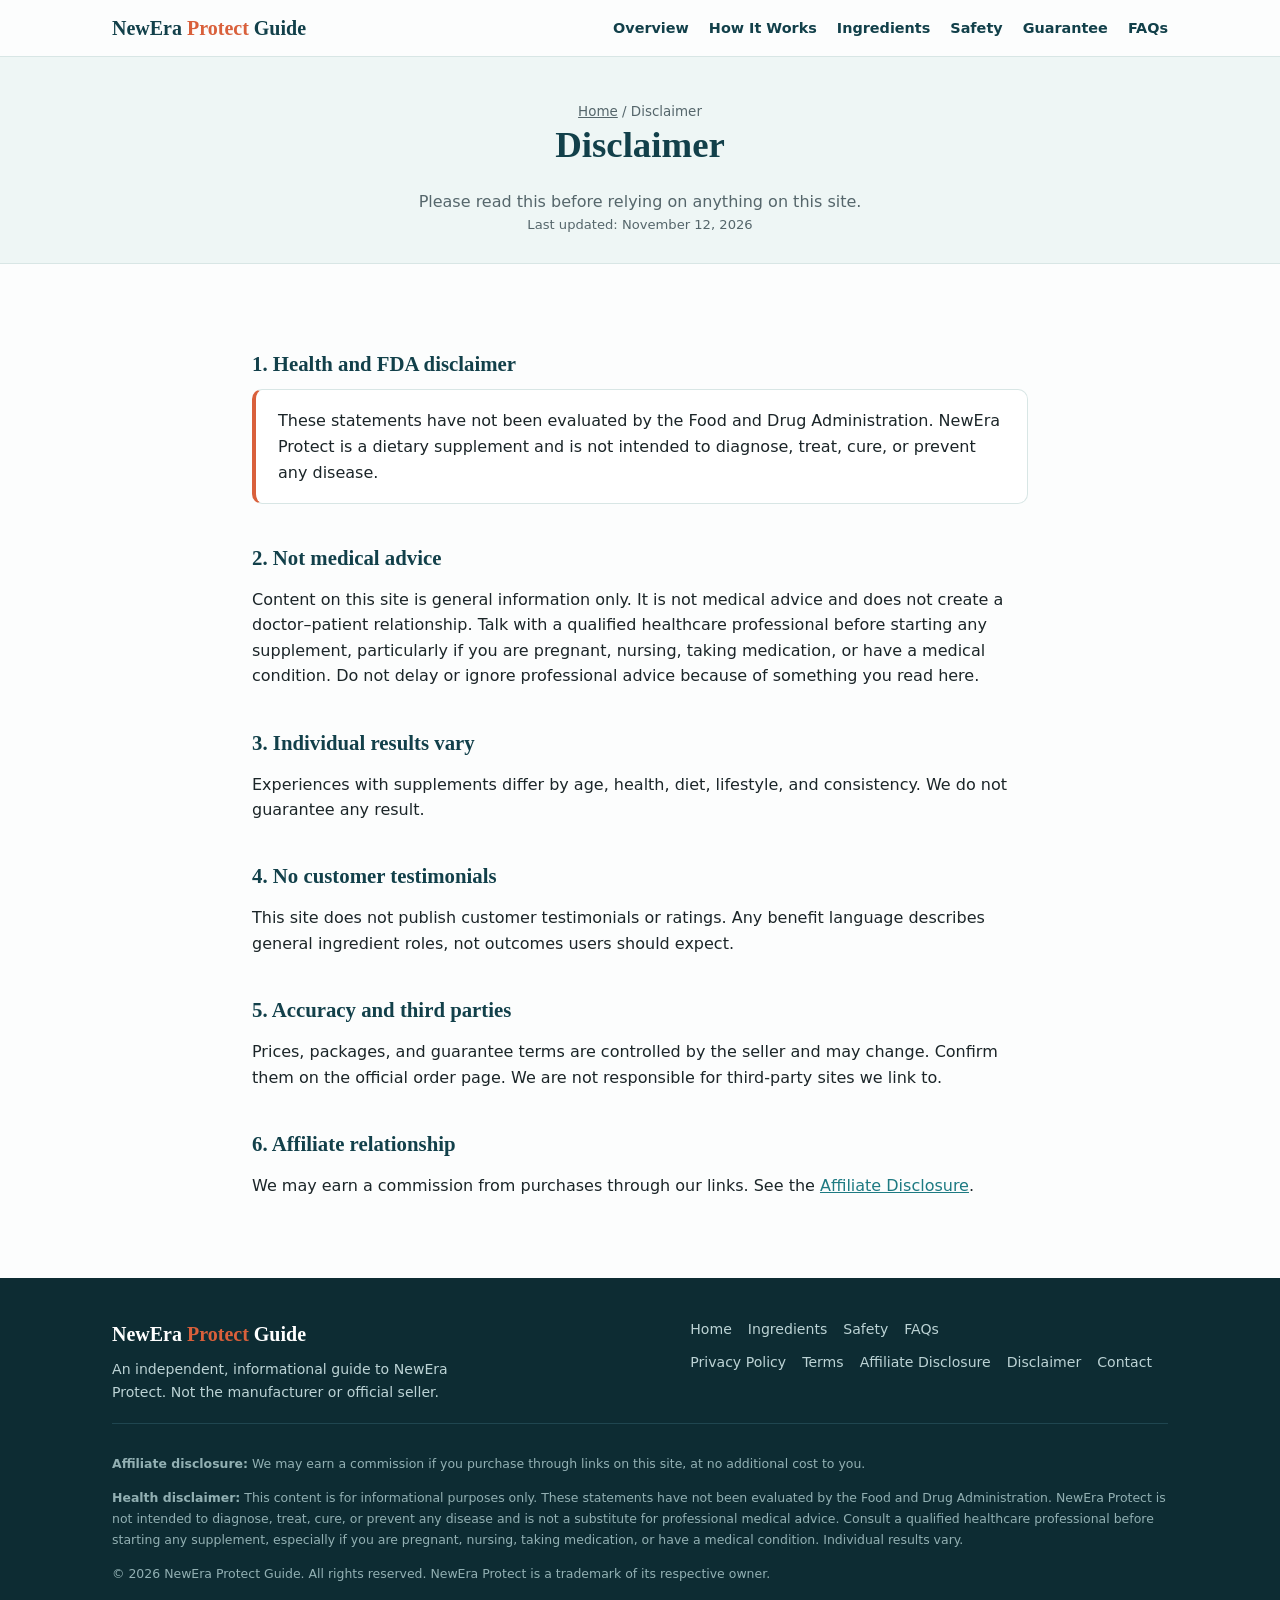
<file: pages/disclaimer.html>
<!DOCTYPE html>
<html lang="en"><head><meta charset="utf-8"><meta name="viewport" content="width=device-width,initial-scale=1">
<title>Disclaimer | NewEra Protect Guide</title>
<meta name="description" content="Health, FDA, and general disclaimers for this independent NewEra Protect information website.">
<meta name="robots" content="index, follow, max-image-preview:large">
<link rel="canonical" href="https://neweraprotect-en.vercel.app/pages/disclaimer.html">

<link rel="icon" href="/favicon.ico" sizes="any"><link rel="icon" type="image/svg+xml" href="/assets/images/icons/favicon.svg">
<link rel="apple-touch-icon" href="/assets/images/icons/apple-touch-icon.png"><link rel="manifest" href="/manifest.webmanifest">
<meta name="theme-color" content="#12404a">
<meta property="og:type" content="website"><meta property="og:site_name" content="NewEra Protect Guide"><meta property="og:title" content="Disclaimer | NewEra Protect Guide"><meta property="og:description" content="Health, FDA, and general disclaimers for this independent NewEra Protect information website."><meta property="og:url" content="https://neweraprotect-en.vercel.app/pages/disclaimer.html"><meta property="og:image" content="https://neweraprotect-en.vercel.app/assets/images/lifestyle/og-image.png"><meta property="og:image:alt" content="NewEra Protect independent guide">
<meta name="twitter:card" content="summary_large_image"><meta name="twitter:title" content="Disclaimer | NewEra Protect Guide"><meta name="twitter:description" content="Health, FDA, and general disclaimers for this independent NewEra Protect information website."><meta name="twitter:image" content="https://neweraprotect-en.vercel.app/assets/images/lifestyle/og-image.png">
<link rel="stylesheet" href="/assets/css/style.css">
<script type="application/ld+json">{"@context":"https://schema.org","@type":"WebPage","name":"Disclaimer","url":"https://neweraprotect-en.vercel.app/pages/disclaimer.html","isPartOf":{"@type":"WebSite","url":"https://neweraprotect-en.vercel.app/"}}</script><script type="application/ld+json">{"@context":"https://schema.org","@type":"BreadcrumbList","itemListElement":[{"@type":"ListItem","position":1,"name":"Home","item":"https://neweraprotect-en.vercel.app/"},{"@type":"ListItem","position":2,"name":"Disclaimer","item":"https://neweraprotect-en.vercel.app/pages/disclaimer.html"}]}</script></head><body><a class="skip" href="#main">Skip to content</a>
<header class="site"><div class="nav-wrap"><a class="logo" href="/">NewEra <span>Protect</span> Guide</a>
<button class="menu-toggle" id="menuToggle" aria-label="Toggle menu" aria-expanded="false" aria-controls="mainNav">&#9776;</button>
<nav id="mainNav" aria-label="Main"><ul>
<li><a href="/#overview">Overview</a></li><li><a href="/#how-it-works">How It Works</a></li><li><a href="/#ingredients">Ingredients</a></li><li><a href="/#safety">Safety</a></li><li><a href="/#guarantee">Guarantee</a></li><li><a href="/#faq">FAQs</a></li></ul></nav></div></header><main id="main"><div class="page-head"><div class="container narrow"><p class="crumbs"><a href="/">Home</a> / Disclaimer</p><h1>Disclaimer</h1><p>Please read this before relying on anything on this site.</p><p class="note">Last updated: November 12, 2026</p></div></div><article class="legal"><div class="container narrow">
<h2>1. Health and FDA disclaimer</h2><div style="background:#fff;border:1px solid var(--line);border-left:4px solid var(--accent);border-radius:10px;padding:18px 22px"><p style="margin:0">These statements have not been evaluated by the Food and Drug Administration. NewEra Protect is a dietary supplement and is not intended to diagnose, treat, cure, or prevent any disease.</p></div>
<h2>2. Not medical advice</h2><p>Content on this site is general information only. It is not medical advice and does not create a doctor&ndash;patient relationship. Talk with a qualified healthcare professional before starting any supplement, particularly if you are pregnant, nursing, taking medication, or have a medical condition. Do not delay or ignore professional advice because of something you read here.</p>
<h2>3. Individual results vary</h2><p>Experiences with supplements differ by age, health, diet, lifestyle, and consistency. We do not guarantee any result.</p>
<h2>4. No customer testimonials</h2><p>This site does not publish customer testimonials or ratings. Any benefit language describes general ingredient roles, not outcomes users should expect.</p>
<h2>5. Accuracy and third parties</h2><p>Prices, packages, and guarantee terms are controlled by the seller and may change. Confirm them on the official order page. We are not responsible for third-party sites we link to.</p>
<h2>6. Affiliate relationship</h2><p>We may earn a commission from purchases through our links. See the <a href="/pages/affiliate-disclosure.html">Affiliate Disclosure</a>.</p></div></article></main><footer class="site"><div class="container"><div class="fgrid">
<div><div class="logo" style="color:#fff;margin-bottom:8px">NewEra <span>Protect</span> Guide</div><p style="max-width:340px;margin:0">An independent, informational guide to NewEra Protect. Not the manufacturer or official seller.</p></div>
<div><p style="margin:0 0 10px"><a href="/">Home</a><a href="/#ingredients">Ingredients</a><a href="/#safety">Safety</a><a href="/#faq">FAQs</a></p>
<p style="margin:0"><a href="/pages/privacy-policy.html">Privacy Policy</a><a href="/pages/terms.html">Terms</a><a href="/pages/affiliate-disclosure.html">Affiliate Disclosure</a><a href="/pages/disclaimer.html">Disclaimer</a><a href="/pages/contact.html">Contact</a></p></div></div>
<div class="fine"><p><strong>Affiliate disclosure:</strong> We may earn a commission if you purchase through links on this site, at no additional cost to you.</p>
<p><strong>Health disclaimer:</strong> This content is for informational purposes only. These statements have not been evaluated by the Food and Drug Administration. NewEra Protect is not intended to diagnose, treat, cure, or prevent any disease and is not a substitute for professional medical advice. Consult a qualified healthcare professional before starting any supplement, especially if you are pregnant, nursing, taking medication, or have a medical condition. Individual results vary.</p>
<p>&copy; 2026 NewEra Protect Guide. All rights reserved. NewEra Protect is a trademark of its respective owner.</p></div></div></footer>
<script src="/assets/js/main.js" defer></script></body></html>
</file>
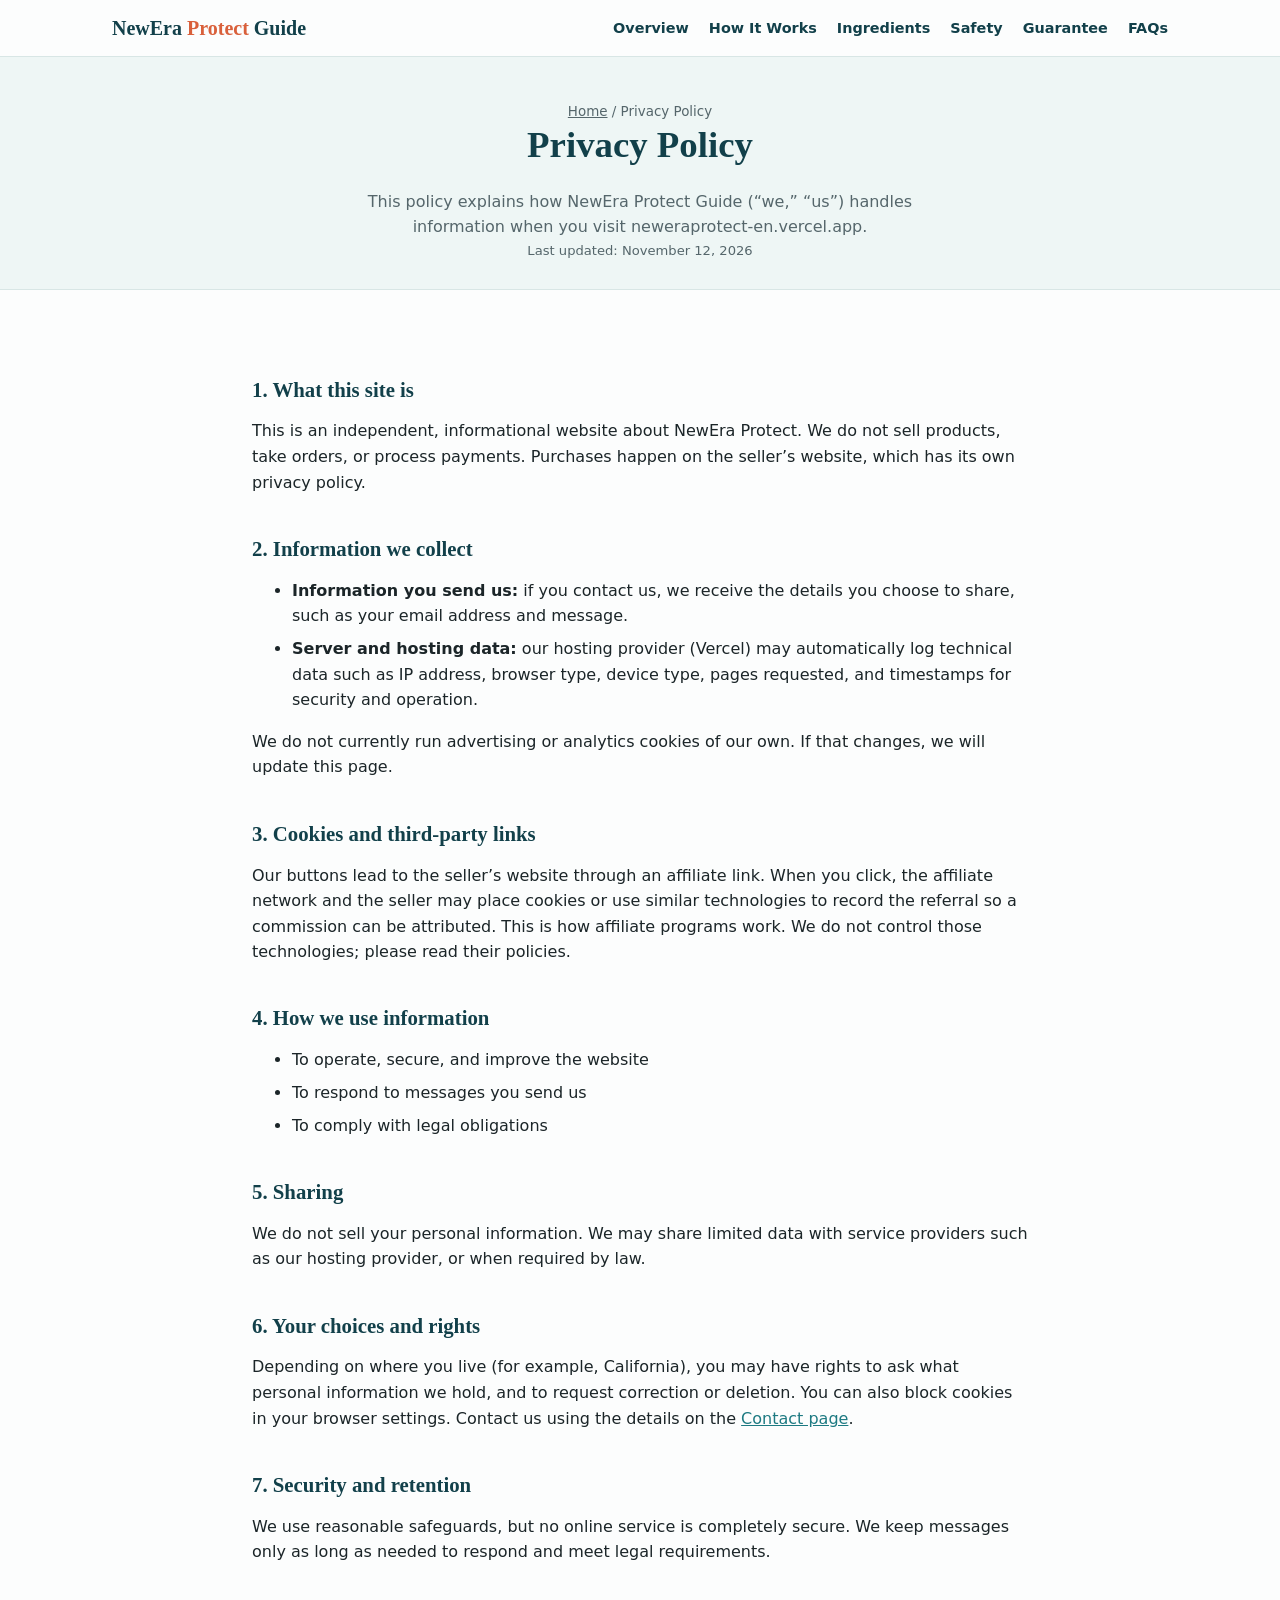
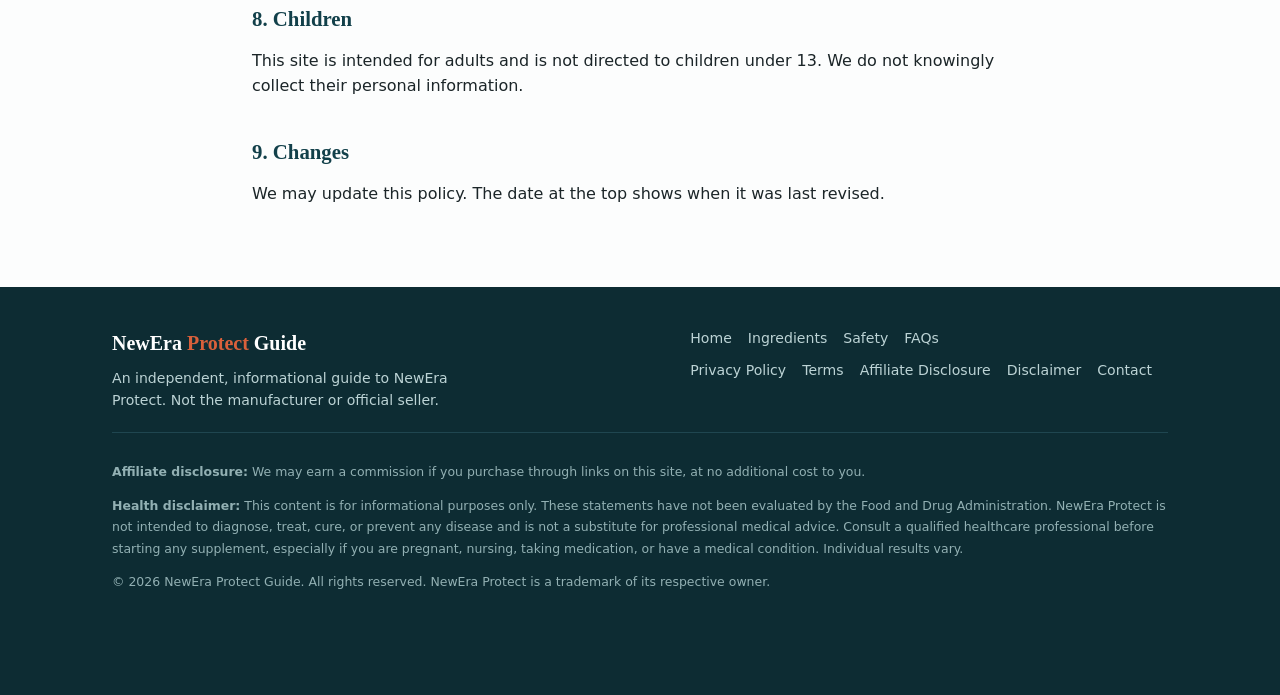
<file: pages/privacy-policy.html>
<!DOCTYPE html>
<html lang="en"><head><meta charset="utf-8"><meta name="viewport" content="width=device-width,initial-scale=1">
<title>Privacy Policy | NewEra Protect Guide</title>
<meta name="description" content="How this independent NewEra Protect information site handles visitor data, cookies, and third-party links.">
<meta name="robots" content="index, follow, max-image-preview:large">
<link rel="canonical" href="https://neweraprotect-en.vercel.app/pages/privacy-policy.html">

<link rel="icon" href="/favicon.ico" sizes="any"><link rel="icon" type="image/svg+xml" href="/assets/images/icons/favicon.svg">
<link rel="apple-touch-icon" href="/assets/images/icons/apple-touch-icon.png"><link rel="manifest" href="/manifest.webmanifest">
<meta name="theme-color" content="#12404a">
<meta property="og:type" content="website"><meta property="og:site_name" content="NewEra Protect Guide"><meta property="og:title" content="Privacy Policy | NewEra Protect Guide"><meta property="og:description" content="How this independent NewEra Protect information site handles visitor data, cookies, and third-party links."><meta property="og:url" content="https://neweraprotect-en.vercel.app/pages/privacy-policy.html"><meta property="og:image" content="https://neweraprotect-en.vercel.app/assets/images/lifestyle/og-image.png"><meta property="og:image:alt" content="NewEra Protect independent guide">
<meta name="twitter:card" content="summary_large_image"><meta name="twitter:title" content="Privacy Policy | NewEra Protect Guide"><meta name="twitter:description" content="How this independent NewEra Protect information site handles visitor data, cookies, and third-party links."><meta name="twitter:image" content="https://neweraprotect-en.vercel.app/assets/images/lifestyle/og-image.png">
<link rel="stylesheet" href="/assets/css/style.css">
<script type="application/ld+json">{"@context":"https://schema.org","@type":"WebPage","name":"Privacy Policy","url":"https://neweraprotect-en.vercel.app/pages/privacy-policy.html","isPartOf":{"@type":"WebSite","url":"https://neweraprotect-en.vercel.app/"}}</script><script type="application/ld+json">{"@context":"https://schema.org","@type":"BreadcrumbList","itemListElement":[{"@type":"ListItem","position":1,"name":"Home","item":"https://neweraprotect-en.vercel.app/"},{"@type":"ListItem","position":2,"name":"Privacy Policy","item":"https://neweraprotect-en.vercel.app/pages/privacy-policy.html"}]}</script></head><body><a class="skip" href="#main">Skip to content</a>
<header class="site"><div class="nav-wrap"><a class="logo" href="/">NewEra <span>Protect</span> Guide</a>
<button class="menu-toggle" id="menuToggle" aria-label="Toggle menu" aria-expanded="false" aria-controls="mainNav">&#9776;</button>
<nav id="mainNav" aria-label="Main"><ul>
<li><a href="/#overview">Overview</a></li><li><a href="/#how-it-works">How It Works</a></li><li><a href="/#ingredients">Ingredients</a></li><li><a href="/#safety">Safety</a></li><li><a href="/#guarantee">Guarantee</a></li><li><a href="/#faq">FAQs</a></li></ul></nav></div></header><main id="main"><div class="page-head"><div class="container narrow"><p class="crumbs"><a href="/">Home</a> / Privacy Policy</p><h1>Privacy Policy</h1><p>This policy explains how NewEra Protect Guide (&ldquo;we,&rdquo; &ldquo;us&rdquo;) handles information when you visit neweraprotect-en.vercel.app.</p><p class="note">Last updated: November 12, 2026</p></div></div><article class="legal"><div class="container narrow">
<h2>1. What this site is</h2><p>This is an independent, informational website about NewEra Protect. We do not sell products, take orders, or process payments. Purchases happen on the seller&rsquo;s website, which has its own privacy policy.</p>
<h2>2. Information we collect</h2><ul><li><strong>Information you send us:</strong> if you contact us, we receive the details you choose to share, such as your email address and message.</li><li><strong>Server and hosting data:</strong> our hosting provider (Vercel) may automatically log technical data such as IP address, browser type, device type, pages requested, and timestamps for security and operation.</li></ul>
<p>We do not currently run advertising or analytics cookies of our own. If that changes, we will update this page.</p>
<h2>3. Cookies and third-party links</h2><p>Our buttons lead to the seller&rsquo;s website through an affiliate link. When you click, the affiliate network and the seller may place cookies or use similar technologies to record the referral so a commission can be attributed. This is how affiliate programs work. We do not control those technologies; please read their policies.</p>
<h2>4. How we use information</h2><ul><li>To operate, secure, and improve the website</li><li>To respond to messages you send us</li><li>To comply with legal obligations</li></ul>
<h2>5. Sharing</h2><p>We do not sell your personal information. We may share limited data with service providers such as our hosting provider, or when required by law.</p>
<h2>6. Your choices and rights</h2><p>Depending on where you live (for example, California), you may have rights to ask what personal information we hold, and to request correction or deletion. You can also block cookies in your browser settings. Contact us using the details on the <a href="/pages/contact.html">Contact page</a>.</p>
<h2>7. Security and retention</h2><p>We use reasonable safeguards, but no online service is completely secure. We keep messages only as long as needed to respond and meet legal requirements.</p>
<h2>8. Children</h2><p>This site is intended for adults and is not directed to children under 13. We do not knowingly collect their personal information.</p>
<h2>9. Changes</h2><p>We may update this policy. The date at the top shows when it was last revised.</p></div></article></main><footer class="site"><div class="container"><div class="fgrid">
<div><div class="logo" style="color:#fff;margin-bottom:8px">NewEra <span>Protect</span> Guide</div><p style="max-width:340px;margin:0">An independent, informational guide to NewEra Protect. Not the manufacturer or official seller.</p></div>
<div><p style="margin:0 0 10px"><a href="/">Home</a><a href="/#ingredients">Ingredients</a><a href="/#safety">Safety</a><a href="/#faq">FAQs</a></p>
<p style="margin:0"><a href="/pages/privacy-policy.html">Privacy Policy</a><a href="/pages/terms.html">Terms</a><a href="/pages/affiliate-disclosure.html">Affiliate Disclosure</a><a href="/pages/disclaimer.html">Disclaimer</a><a href="/pages/contact.html">Contact</a></p></div></div>
<div class="fine"><p><strong>Affiliate disclosure:</strong> We may earn a commission if you purchase through links on this site, at no additional cost to you.</p>
<p><strong>Health disclaimer:</strong> This content is for informational purposes only. These statements have not been evaluated by the Food and Drug Administration. NewEra Protect is not intended to diagnose, treat, cure, or prevent any disease and is not a substitute for professional medical advice. Consult a qualified healthcare professional before starting any supplement, especially if you are pregnant, nursing, taking medication, or have a medical condition. Individual results vary.</p>
<p>&copy; 2026 NewEra Protect Guide. All rights reserved. NewEra Protect is a trademark of its respective owner.</p></div></div></footer>
<script src="/assets/js/main.js" defer></script></body></html>
</file>
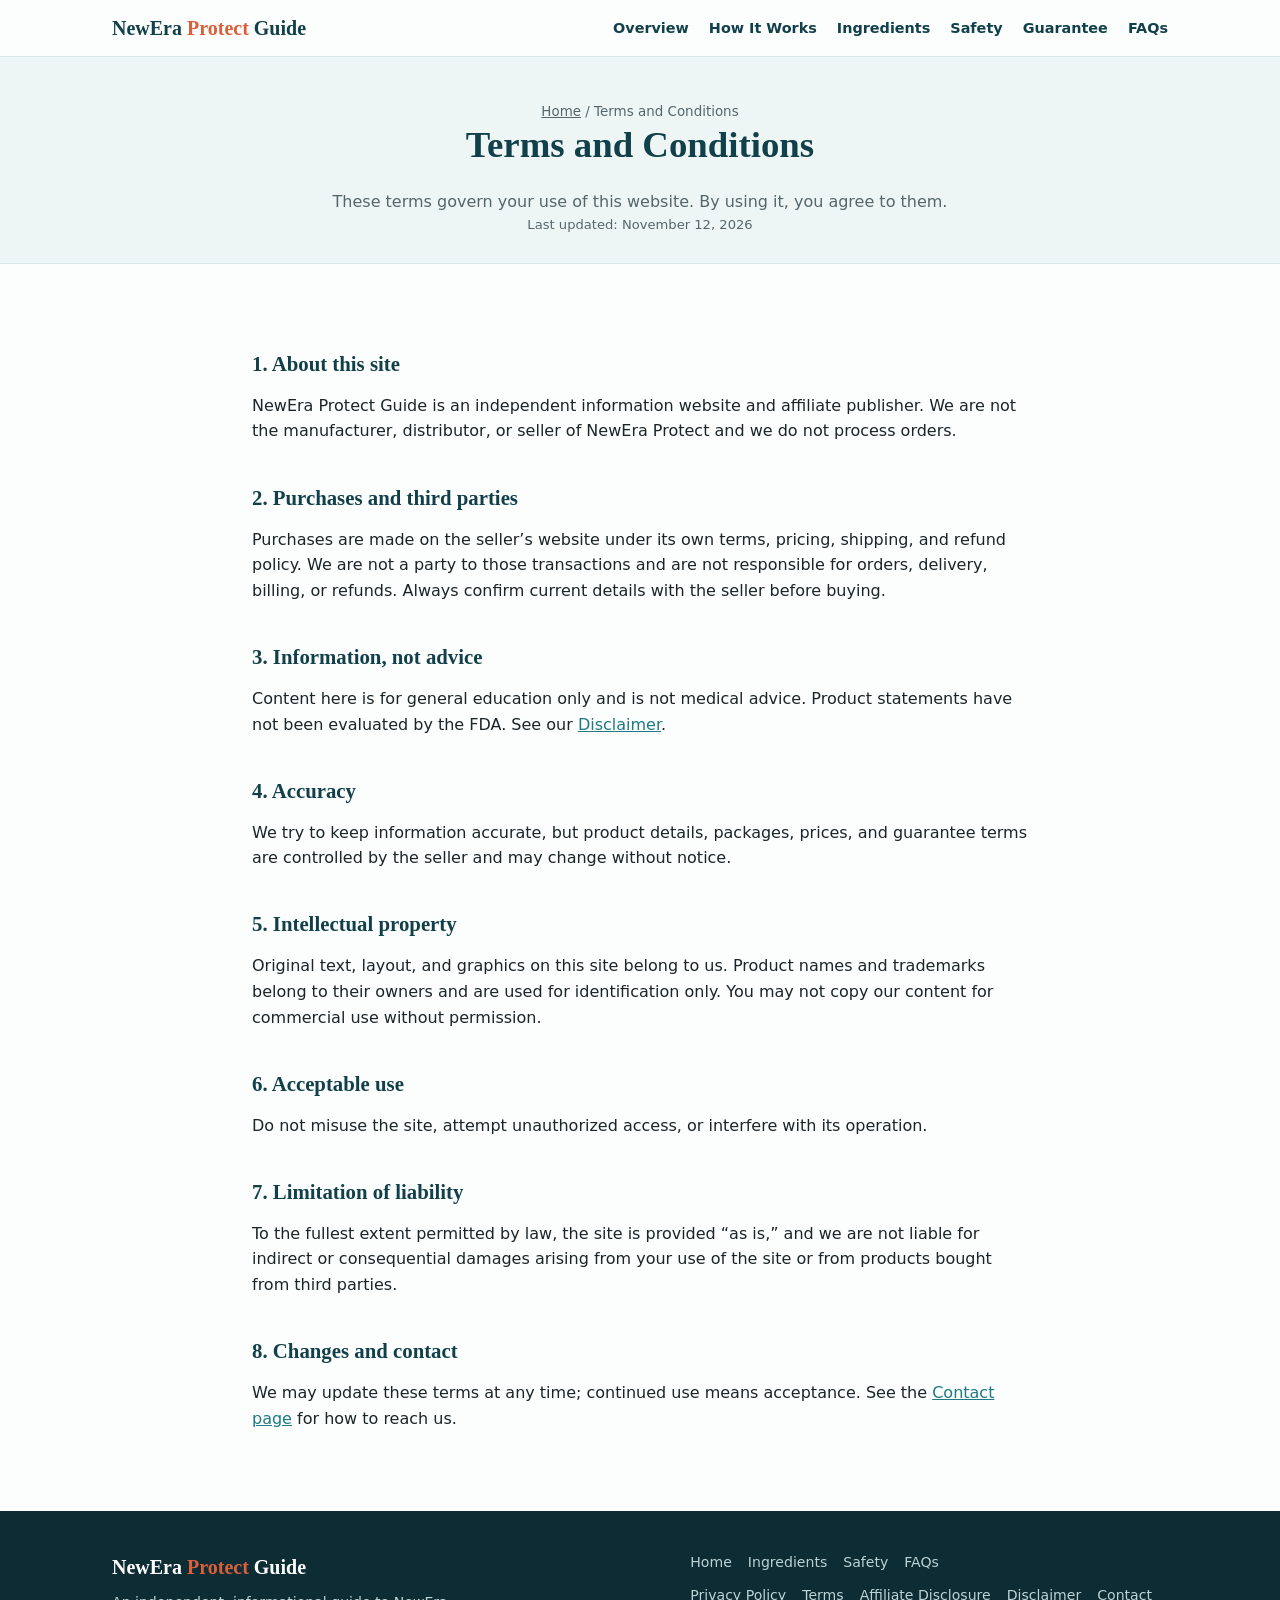
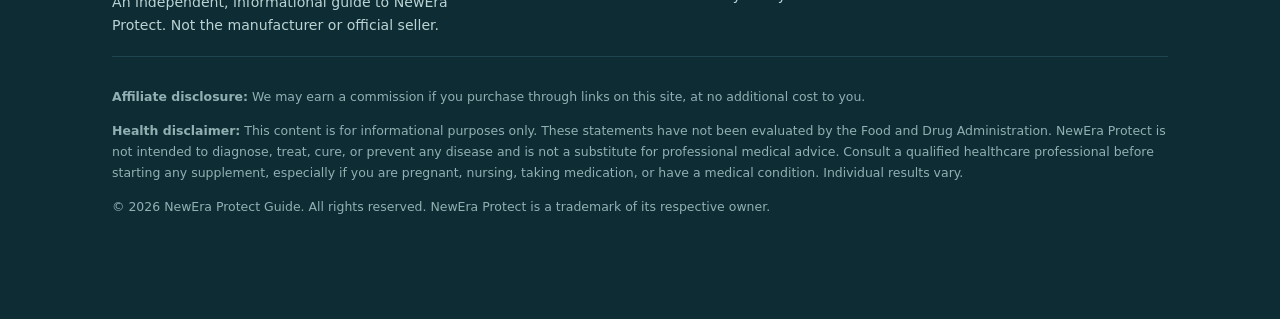
<file: pages/terms.html>
<!DOCTYPE html>
<html lang="en"><head><meta charset="utf-8"><meta name="viewport" content="width=device-width,initial-scale=1">
<title>Terms and Conditions | NewEra Protect Guide</title>
<meta name="description" content="Terms for using this independent NewEra Protect information website.">
<meta name="robots" content="index, follow, max-image-preview:large">
<link rel="canonical" href="https://neweraprotect-en.vercel.app/pages/terms.html">

<link rel="icon" href="/favicon.ico" sizes="any"><link rel="icon" type="image/svg+xml" href="/assets/images/icons/favicon.svg">
<link rel="apple-touch-icon" href="/assets/images/icons/apple-touch-icon.png"><link rel="manifest" href="/manifest.webmanifest">
<meta name="theme-color" content="#12404a">
<meta property="og:type" content="website"><meta property="og:site_name" content="NewEra Protect Guide"><meta property="og:title" content="Terms and Conditions | NewEra Protect Guide"><meta property="og:description" content="Terms for using this independent NewEra Protect information website."><meta property="og:url" content="https://neweraprotect-en.vercel.app/pages/terms.html"><meta property="og:image" content="https://neweraprotect-en.vercel.app/assets/images/lifestyle/og-image.png"><meta property="og:image:alt" content="NewEra Protect independent guide">
<meta name="twitter:card" content="summary_large_image"><meta name="twitter:title" content="Terms and Conditions | NewEra Protect Guide"><meta name="twitter:description" content="Terms for using this independent NewEra Protect information website."><meta name="twitter:image" content="https://neweraprotect-en.vercel.app/assets/images/lifestyle/og-image.png">
<link rel="stylesheet" href="/assets/css/style.css">
<script type="application/ld+json">{"@context":"https://schema.org","@type":"WebPage","name":"Terms and Conditions","url":"https://neweraprotect-en.vercel.app/pages/terms.html","isPartOf":{"@type":"WebSite","url":"https://neweraprotect-en.vercel.app/"}}</script><script type="application/ld+json">{"@context":"https://schema.org","@type":"BreadcrumbList","itemListElement":[{"@type":"ListItem","position":1,"name":"Home","item":"https://neweraprotect-en.vercel.app/"},{"@type":"ListItem","position":2,"name":"Terms and Conditions","item":"https://neweraprotect-en.vercel.app/pages/terms.html"}]}</script></head><body><a class="skip" href="#main">Skip to content</a>
<header class="site"><div class="nav-wrap"><a class="logo" href="/">NewEra <span>Protect</span> Guide</a>
<button class="menu-toggle" id="menuToggle" aria-label="Toggle menu" aria-expanded="false" aria-controls="mainNav">&#9776;</button>
<nav id="mainNav" aria-label="Main"><ul>
<li><a href="/#overview">Overview</a></li><li><a href="/#how-it-works">How It Works</a></li><li><a href="/#ingredients">Ingredients</a></li><li><a href="/#safety">Safety</a></li><li><a href="/#guarantee">Guarantee</a></li><li><a href="/#faq">FAQs</a></li></ul></nav></div></header><main id="main"><div class="page-head"><div class="container narrow"><p class="crumbs"><a href="/">Home</a> / Terms and Conditions</p><h1>Terms and Conditions</h1><p>These terms govern your use of this website. By using it, you agree to them.</p><p class="note">Last updated: November 12, 2026</p></div></div><article class="legal"><div class="container narrow">
<h2>1. About this site</h2><p>NewEra Protect Guide is an independent information website and affiliate publisher. We are not the manufacturer, distributor, or seller of NewEra Protect and we do not process orders.</p>
<h2>2. Purchases and third parties</h2><p>Purchases are made on the seller&rsquo;s website under its own terms, pricing, shipping, and refund policy. We are not a party to those transactions and are not responsible for orders, delivery, billing, or refunds. Always confirm current details with the seller before buying.</p>
<h2>3. Information, not advice</h2><p>Content here is for general education only and is not medical advice. Product statements have not been evaluated by the FDA. See our <a href="/pages/disclaimer.html">Disclaimer</a>.</p>
<h2>4. Accuracy</h2><p>We try to keep information accurate, but product details, packages, prices, and guarantee terms are controlled by the seller and may change without notice.</p>
<h2>5. Intellectual property</h2><p>Original text, layout, and graphics on this site belong to us. Product names and trademarks belong to their owners and are used for identification only. You may not copy our content for commercial use without permission.</p>
<h2>6. Acceptable use</h2><p>Do not misuse the site, attempt unauthorized access, or interfere with its operation.</p>
<h2>7. Limitation of liability</h2><p>To the fullest extent permitted by law, the site is provided &ldquo;as is,&rdquo; and we are not liable for indirect or consequential damages arising from your use of the site or from products bought from third parties.</p>
<h2>8. Changes and contact</h2><p>We may update these terms at any time; continued use means acceptance. See the <a href="/pages/contact.html">Contact page</a> for how to reach us.</p></div></article></main><footer class="site"><div class="container"><div class="fgrid">
<div><div class="logo" style="color:#fff;margin-bottom:8px">NewEra <span>Protect</span> Guide</div><p style="max-width:340px;margin:0">An independent, informational guide to NewEra Protect. Not the manufacturer or official seller.</p></div>
<div><p style="margin:0 0 10px"><a href="/">Home</a><a href="/#ingredients">Ingredients</a><a href="/#safety">Safety</a><a href="/#faq">FAQs</a></p>
<p style="margin:0"><a href="/pages/privacy-policy.html">Privacy Policy</a><a href="/pages/terms.html">Terms</a><a href="/pages/affiliate-disclosure.html">Affiliate Disclosure</a><a href="/pages/disclaimer.html">Disclaimer</a><a href="/pages/contact.html">Contact</a></p></div></div>
<div class="fine"><p><strong>Affiliate disclosure:</strong> We may earn a commission if you purchase through links on this site, at no additional cost to you.</p>
<p><strong>Health disclaimer:</strong> This content is for informational purposes only. These statements have not been evaluated by the Food and Drug Administration. NewEra Protect is not intended to diagnose, treat, cure, or prevent any disease and is not a substitute for professional medical advice. Consult a qualified healthcare professional before starting any supplement, especially if you are pregnant, nursing, taking medication, or have a medical condition. Individual results vary.</p>
<p>&copy; 2026 NewEra Protect Guide. All rights reserved. NewEra Protect is a trademark of its respective owner.</p></div></div></footer>
<script src="/assets/js/main.js" defer></script></body></html>
</file>
<file: assets/css/style.css>
:root{--deep:#12404a;--teal:#1d7a82;--accent:#d9603b;--accent-d:#bd4c29;--soft:#eef6f5;--paper:#fcfdfd;--ink:#1b2528;--muted:#55666b;--line:#d8e6e5;--radius:14px;--shadow:0 12px 30px -14px rgba(18,64,74,.3)}*{box-sizing:border-box}html{scroll-behavior:smooth;scroll-padding-top:70px}body{margin:0;font-family:system-ui,-apple-system,"Segoe UI",Roboto,Arial,sans-serif;color:var(--ink);background:var(--paper);line-height:1.6}h1,h2,h3{font-family:Georgia,"Times New Roman",serif;color:var(--deep);line-height:1.2;margin:0 0 .6em}h1{font-size:2.3rem}h2{font-size:1.85rem}h3{font-size:1.1rem}img{max-width:100%;height:auto;display:block}a{color:var(--teal)}.container{max-width:1100px;margin:0 auto;padding:0 22px}.narrow{max-width:820px}.skip{position:absolute;left:-999px;top:0;background:#fff;padding:10px;z-index:100}.skip:focus{left:8px}:focus-visible{outline:3px solid var(--accent);outline-offset:2px}.eyebrow{display:inline-block;letter-spacing:.1em;text-transform:uppercase;font-size:.72rem;font-weight:700;color:var(--teal);background:var(--soft);border:1px solid var(--line);padding:6px 14px;border-radius:999px;margin-bottom:14px}.btn{display:inline-block;background:var(--accent);color:#fff;font-weight:700;padding:15px 32px;border-radius:999px;text-decoration:none;box-shadow:0 10px 22px -10px rgba(217,96,59,.7);transition:transform .15s,background .15s;text-align:center}.btn:hover{background:var(--accent-d);transform:translateY(-2px)}.btn-ghost{background:transparent;color:var(--deep);border:2px solid var(--deep);box-shadow:none}.btn-ghost:hover{background:var(--deep);color:#fff}.note{font-size:.82rem;color:var(--muted);margin-top:10px}.aff-note{font-size:.84rem;color:var(--muted);background:var(--soft);border-left:3px solid var(--teal);padding:8px 12px;border-radius:6px;margin:14px 0 0}header.site{position:sticky;top:0;z-index:50;background:rgba(252,253,253,.95);backdrop-filter:blur(6px);border-bottom:1px solid var(--line)}.nav-wrap{display:flex;align-items:center;justify-content:space-between;padding:12px 22px;max-width:1100px;margin:0 auto}.logo{font-family:Georgia,serif;font-weight:700;font-size:1.25rem;color:var(--deep);text-decoration:none}.logo span{color:var(--accent)}nav ul{list-style:none;display:flex;gap:20px;margin:0;padding:0}nav a{text-decoration:none;font-size:.9rem;font-weight:600;color:var(--deep)}nav a:hover{color:var(--accent)}.menu-toggle{display:none;background:none;border:0;font-size:1.6rem;color:var(--deep);cursor:pointer}.hero{padding:54px 0 40px;background:linear-gradient(180deg,var(--soft),var(--paper))}.hero-grid{display:grid;grid-template-columns:1.15fr .85fr;gap:40px;align-items:center}.hero .sub{font-size:1.08rem;color:#2c4046;max-width:600px}.ticks{list-style:none;margin:18px 0 24px;padding:0;display:grid;gap:10px}.ticks li{display:flex;gap:10px;align-items:flex-start}.ticks li:before{content:"\2713";flex:0 0 22px;height:22px;border-radius:50%;background:var(--teal);color:#fff;font-size:.75rem;display:flex;align-items:center;justify-content:center;margin-top:2px}.cta-row{display:flex;gap:12px;flex-wrap:wrap}.hero img{max-width:330px;margin:0 auto;filter:drop-shadow(0 22px 24px rgba(18,64,74,.22))}section{padding:60px 0}.alt{background:var(--soft)}.head{max-width:700px;margin:0 auto 34px;text-align:center}.head p{color:var(--muted)}.two{display:grid;grid-template-columns:1fr 1fr;gap:42px;align-items:center}.two img{border-radius:var(--radius);max-width:320px;margin:0 auto}.grid3{display:grid;grid-template-columns:repeat(3,1fr);gap:20px}.grid2{display:grid;grid-template-columns:repeat(2,1fr);gap:20px}.card{background:#fff;border:1px solid var(--line);border-radius:var(--radius);padding:24px 22px;box-shadow:var(--shadow)}.card p{margin:0;color:var(--muted);font-size:.95rem}.card h3{margin-bottom:8px}.ing{display:flex;gap:14px;align-items:flex-start}.ing img{flex:0 0 56px;width:56px;height:56px}.ing small{display:block;color:var(--teal);font-weight:700;text-transform:uppercase;font-size:.68rem;letter-spacing:.08em;margin-bottom:4px}.table-wrap{overflow-x:auto;border:1px solid var(--line);border-radius:var(--radius);box-shadow:var(--shadow)}table{width:100%;border-collapse:collapse;background:#fff;min-width:620px}th,td{padding:13px 16px;text-align:left;font-size:.92rem;border-bottom:1px solid var(--line)}th{background:var(--deep);color:#fff}tr:last-child td{border-bottom:0}tbody tr:nth-child(even) td{background:var(--soft)}.list-box{background:#fff;border:1px solid var(--line);border-radius:var(--radius);padding:24px 26px}.list-box ul{margin:0;padding-left:1.1em}.list-box li{margin-bottom:8px}.warn{border-left:4px solid var(--accent)}.guarantee{background:linear-gradient(135deg,var(--deep),var(--teal));color:#fff;border-radius:var(--radius);padding:38px;display:flex;gap:26px;align-items:center}.guarantee h2{color:#fff;font-size:1.5rem}.guarantee p{margin:0 0 14px;color:#e3f1f1}.guarantee a.btn{background:#fff;color:var(--deep);box-shadow:none}.seal{flex:0 0 96px;height:96px;border-radius:50%;background:#fff;color:var(--deep);display:flex;align-items:center;justify-content:center;font-weight:800;font-size:.78rem;text-align:center;line-height:1.15;border:3px dashed #9fcfd0}details{border-bottom:1px solid var(--line)}summary{cursor:pointer;list-style:none;padding:18px 4px;font-weight:700;color:var(--deep);font-family:Georgia,serif;display:flex;justify-content:space-between;gap:12px}summary::-webkit-details-marker{display:none}summary:after{content:"+";color:var(--accent);font-size:1.3rem;line-height:1}details[open] summary:after{content:"\2212"}details p{margin:0 4px 18px;color:var(--muted)}.final{background:var(--deep);color:#fff;text-align:center}.final h2{color:#fff}.final p{color:#d3e8e8;max-width:600px;margin:0 auto 22px}footer.site{background:#0d2c33;color:#bcd3d5;padding:40px 0 90px;font-size:.88rem}.fgrid{display:flex;flex-wrap:wrap;justify-content:space-between;gap:24px;margin-bottom:20px}footer.site a{color:#bcd3d5;margin-right:16px;text-decoration:none}footer.site a:hover{color:#fff;text-decoration:underline}.fine{border-top:1px solid #1f4650;padding-top:16px;font-size:.78rem;line-height:1.7;color:#92b0b3}.page-head{padding:44px 0 28px;background:var(--soft);border-bottom:1px solid var(--line);text-align:center}.page-head p{color:var(--muted);max-width:640px;margin:0 auto}article.legal{padding:46px 0 64px}article.legal h2{font-size:1.3rem;margin-top:2em}article.legal li{margin-bottom:7px}.crumbs{font-size:.84rem;color:var(--muted);margin-bottom:12px}.crumbs a{color:var(--muted)}.sticky{display:none;position:fixed;left:0;right:0;bottom:0;z-index:60;background:#fff;border-top:1px solid var(--line);padding:10px 14px;transform:translateY(100%);transition:transform .3s}.sticky.show{transform:none}.sticky .btn{display:block;padding:13px 16px}.nf{min-height:60vh;display:flex;align-items:center;text-align:center}@media(max-width:900px){h1{font-size:1.8rem}h2{font-size:1.5rem}.hero-grid,.two,.grid3,.grid2{grid-template-columns:1fr}.hero img{order:-1;max-width:240px}.hero-grid>div:last-child{order:-1}nav{position:absolute;top:100%;left:0;right:0;background:#fff;border-bottom:1px solid var(--line);max-height:0;overflow:hidden;transition:max-height .25s}nav.open{max-height:420px}nav ul{flex-direction:column;padding:16px 22px;gap:14px}.menu-toggle{display:block}.sticky{display:block}body{padding-bottom:70px}.guarantee{flex-direction:column;text-align:center}}@media(prefers-reduced-motion:reduce){html{scroll-behavior:auto}*{transition:none!important}}
</file>
